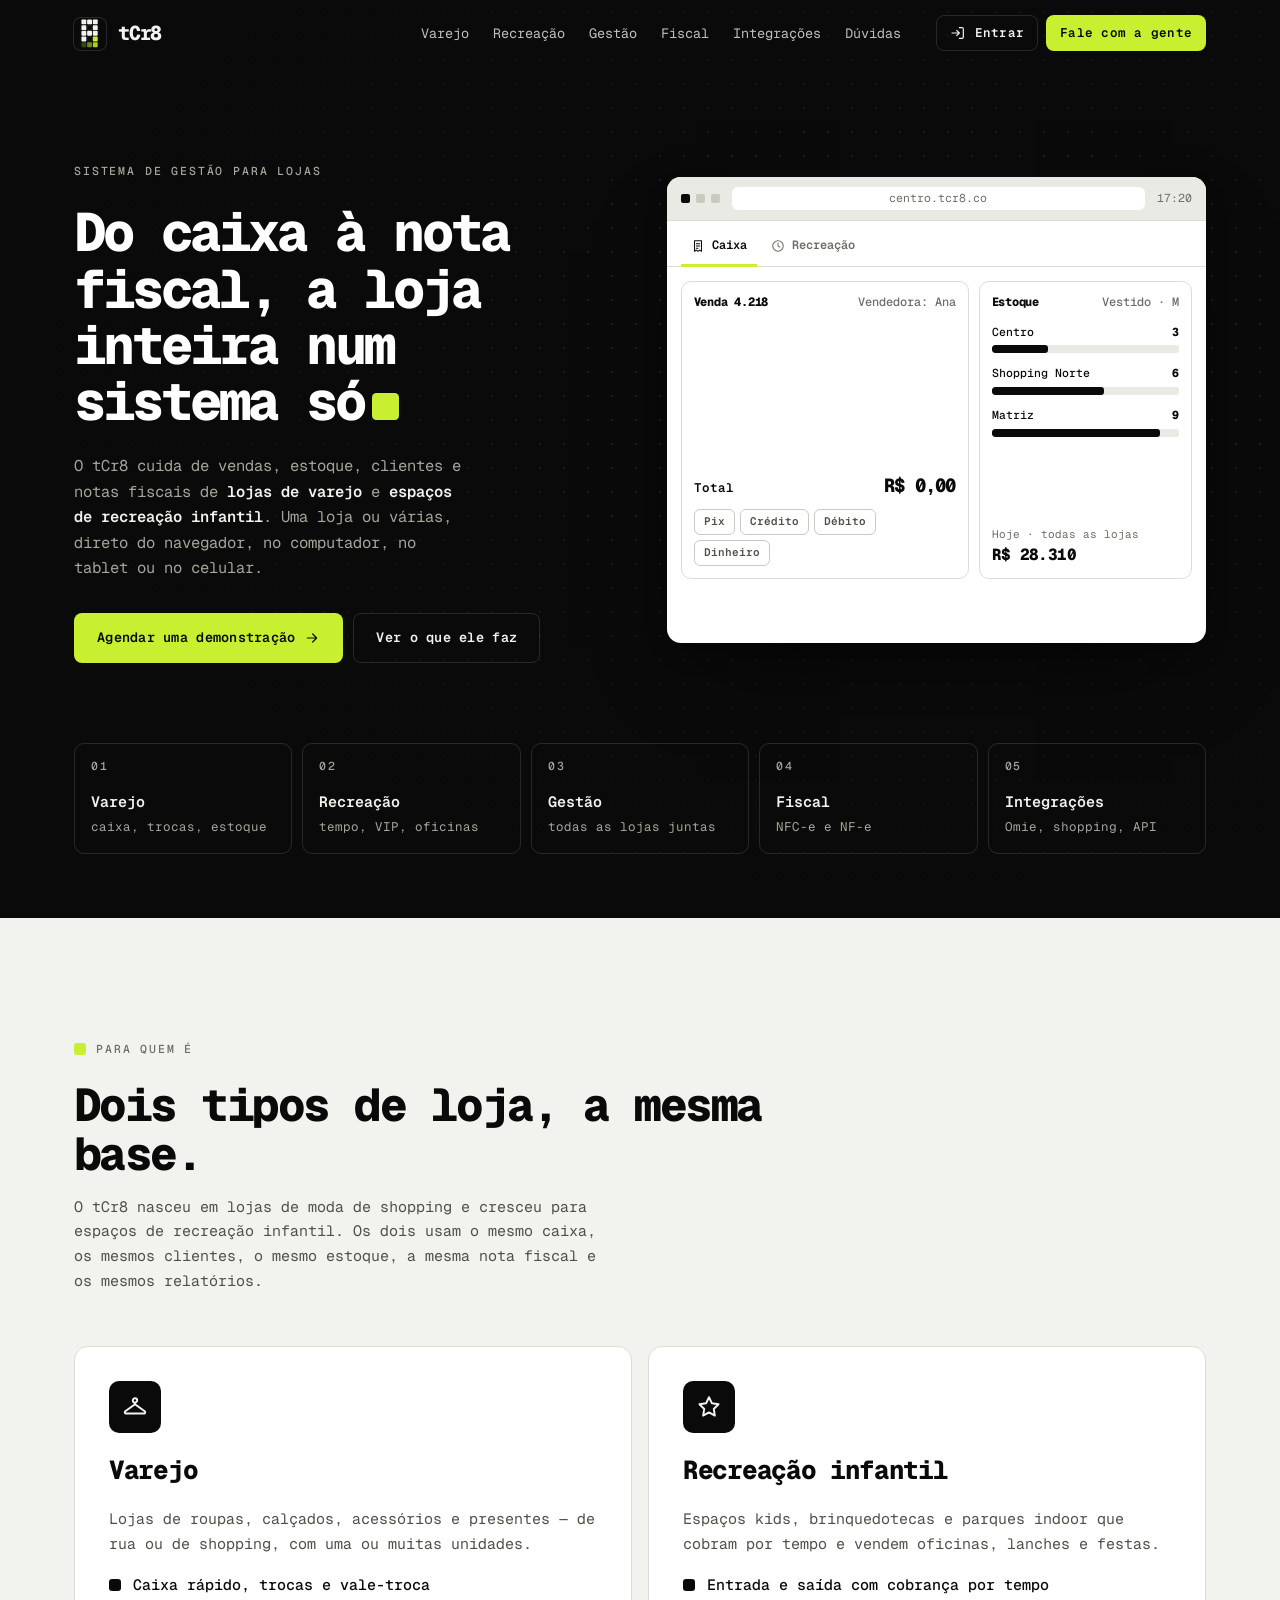
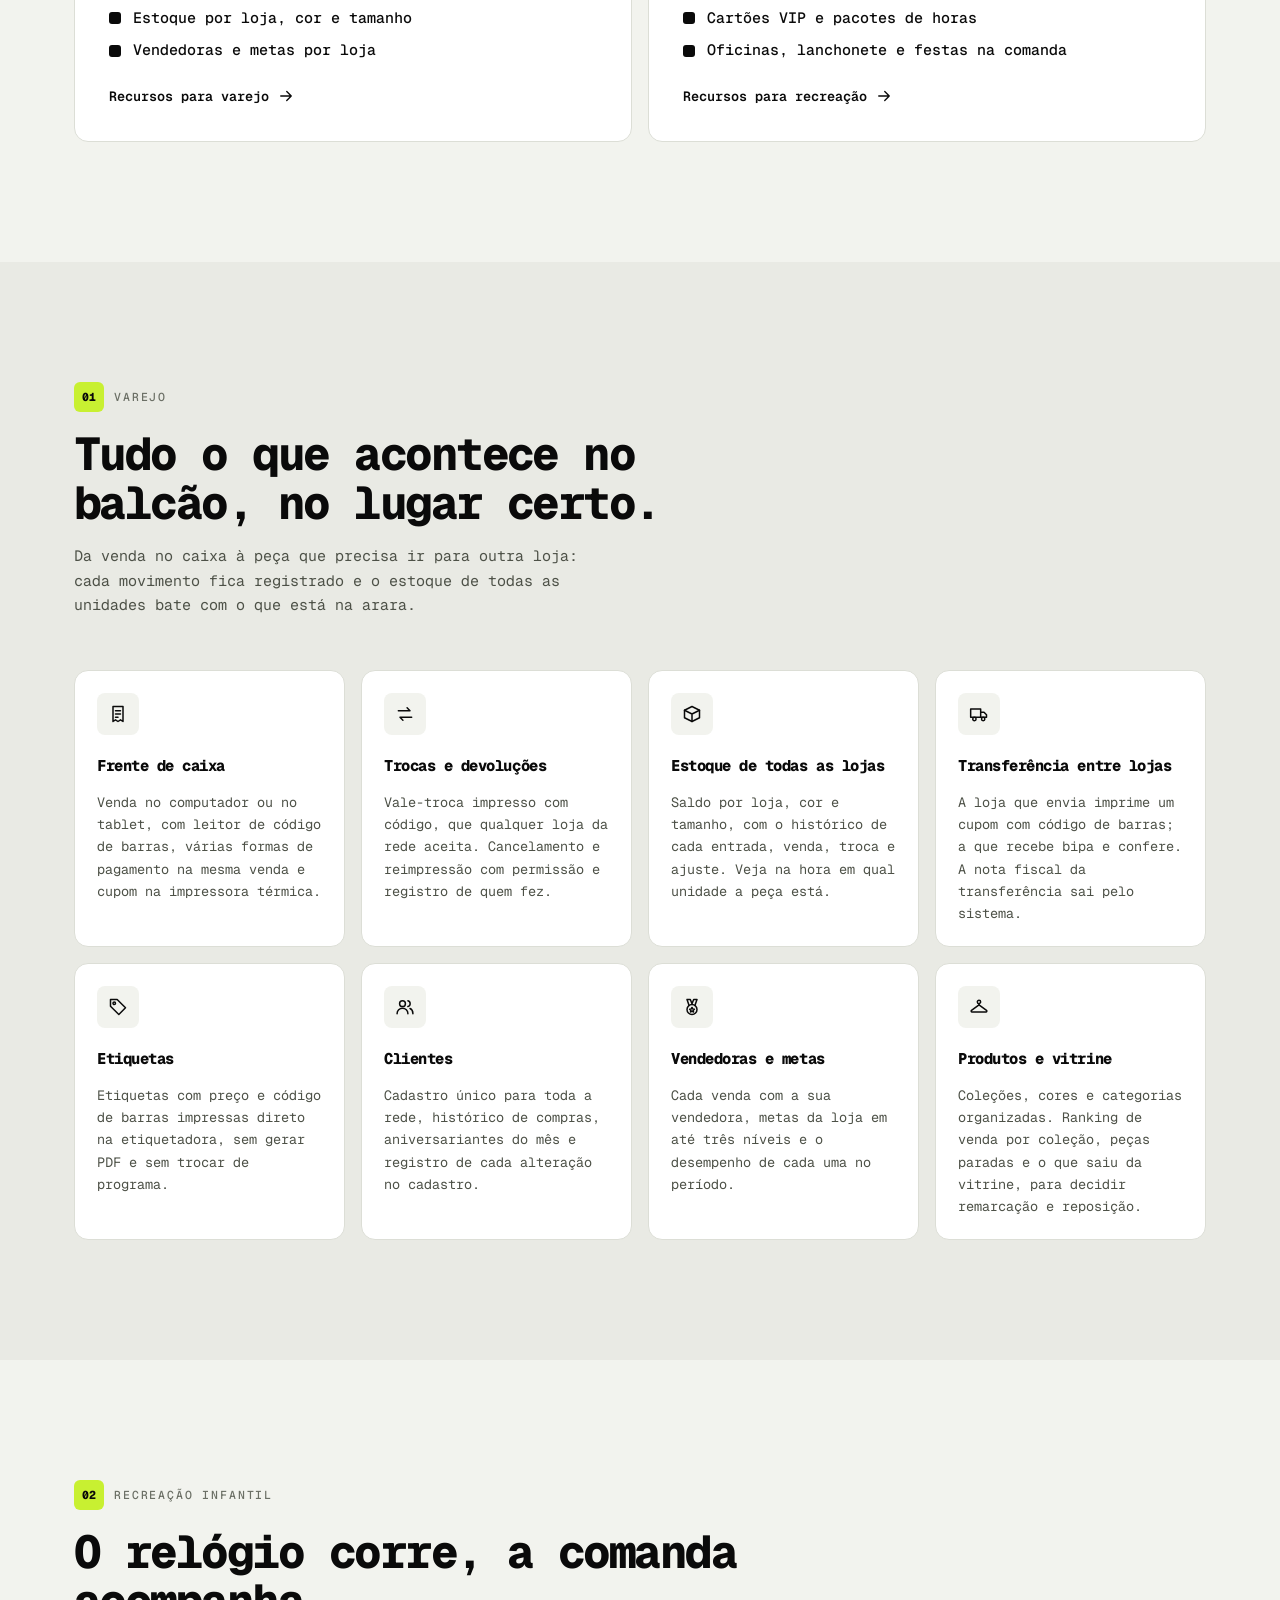
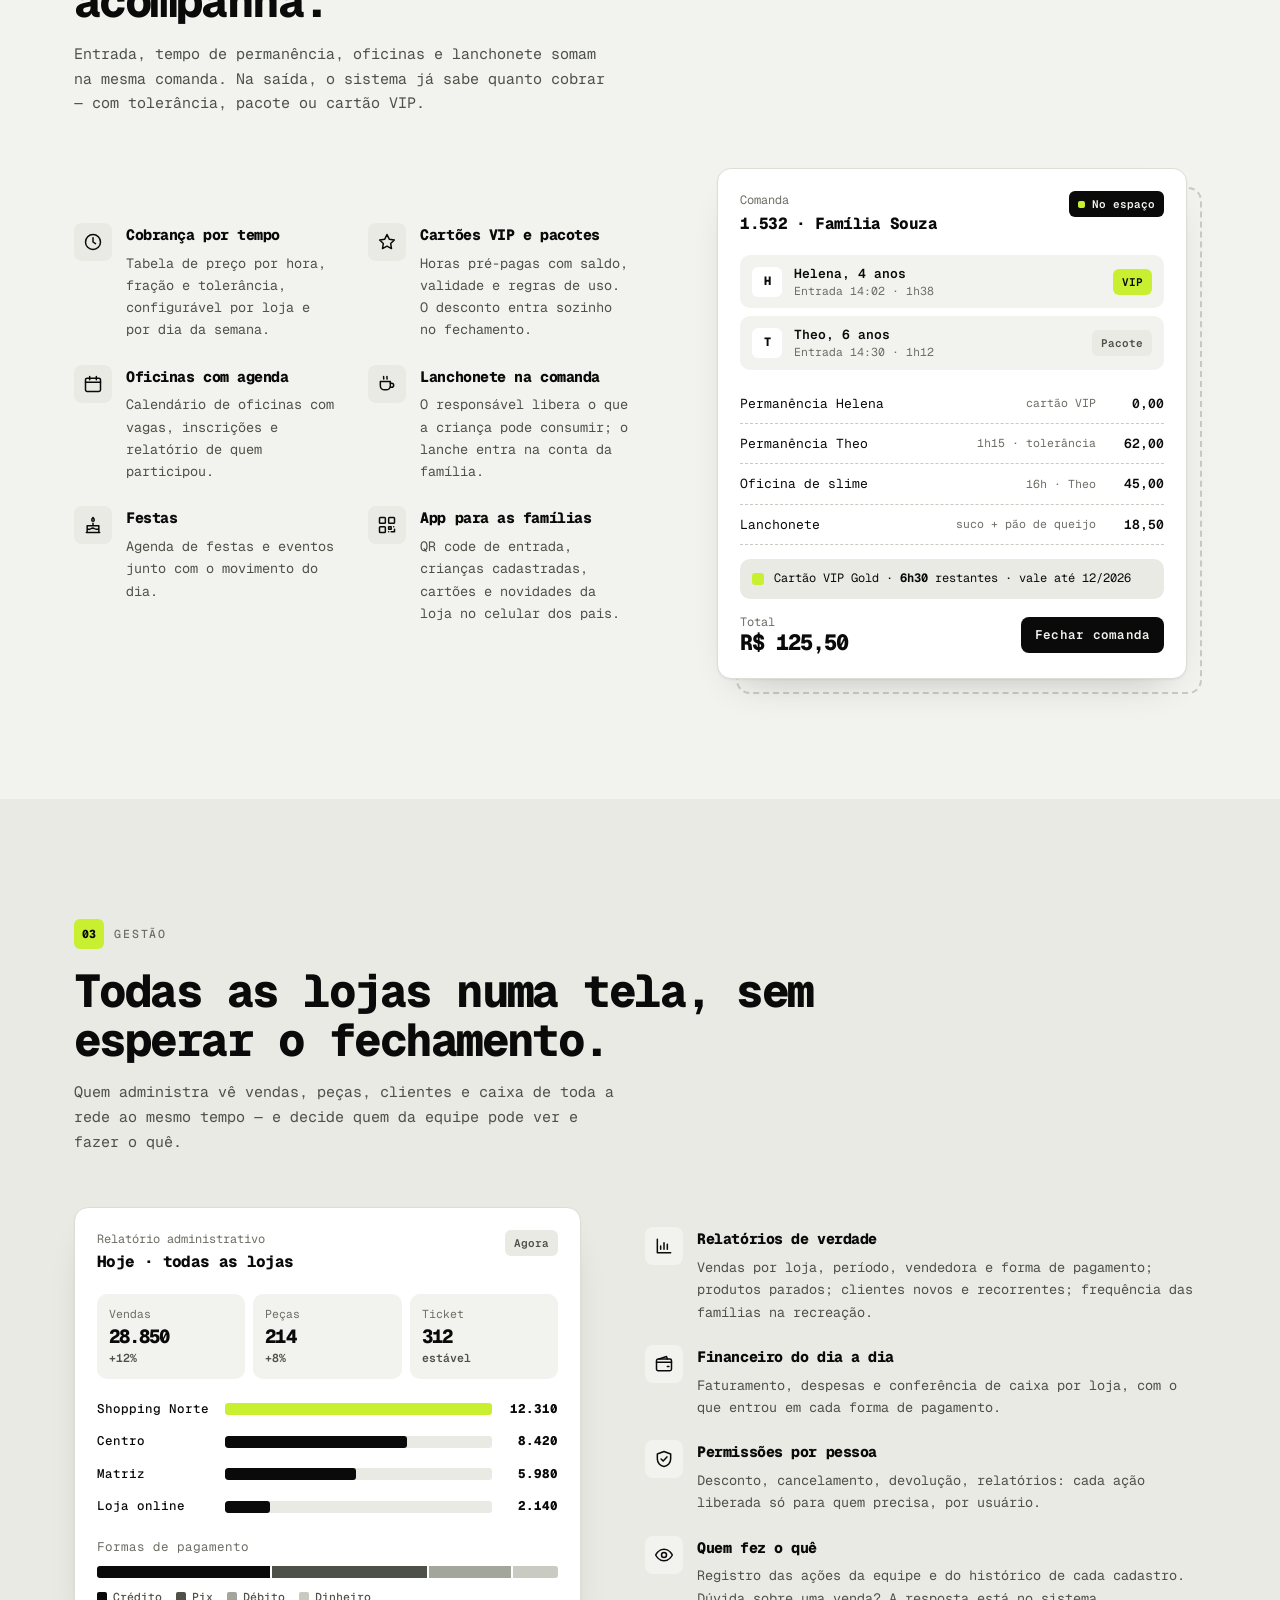
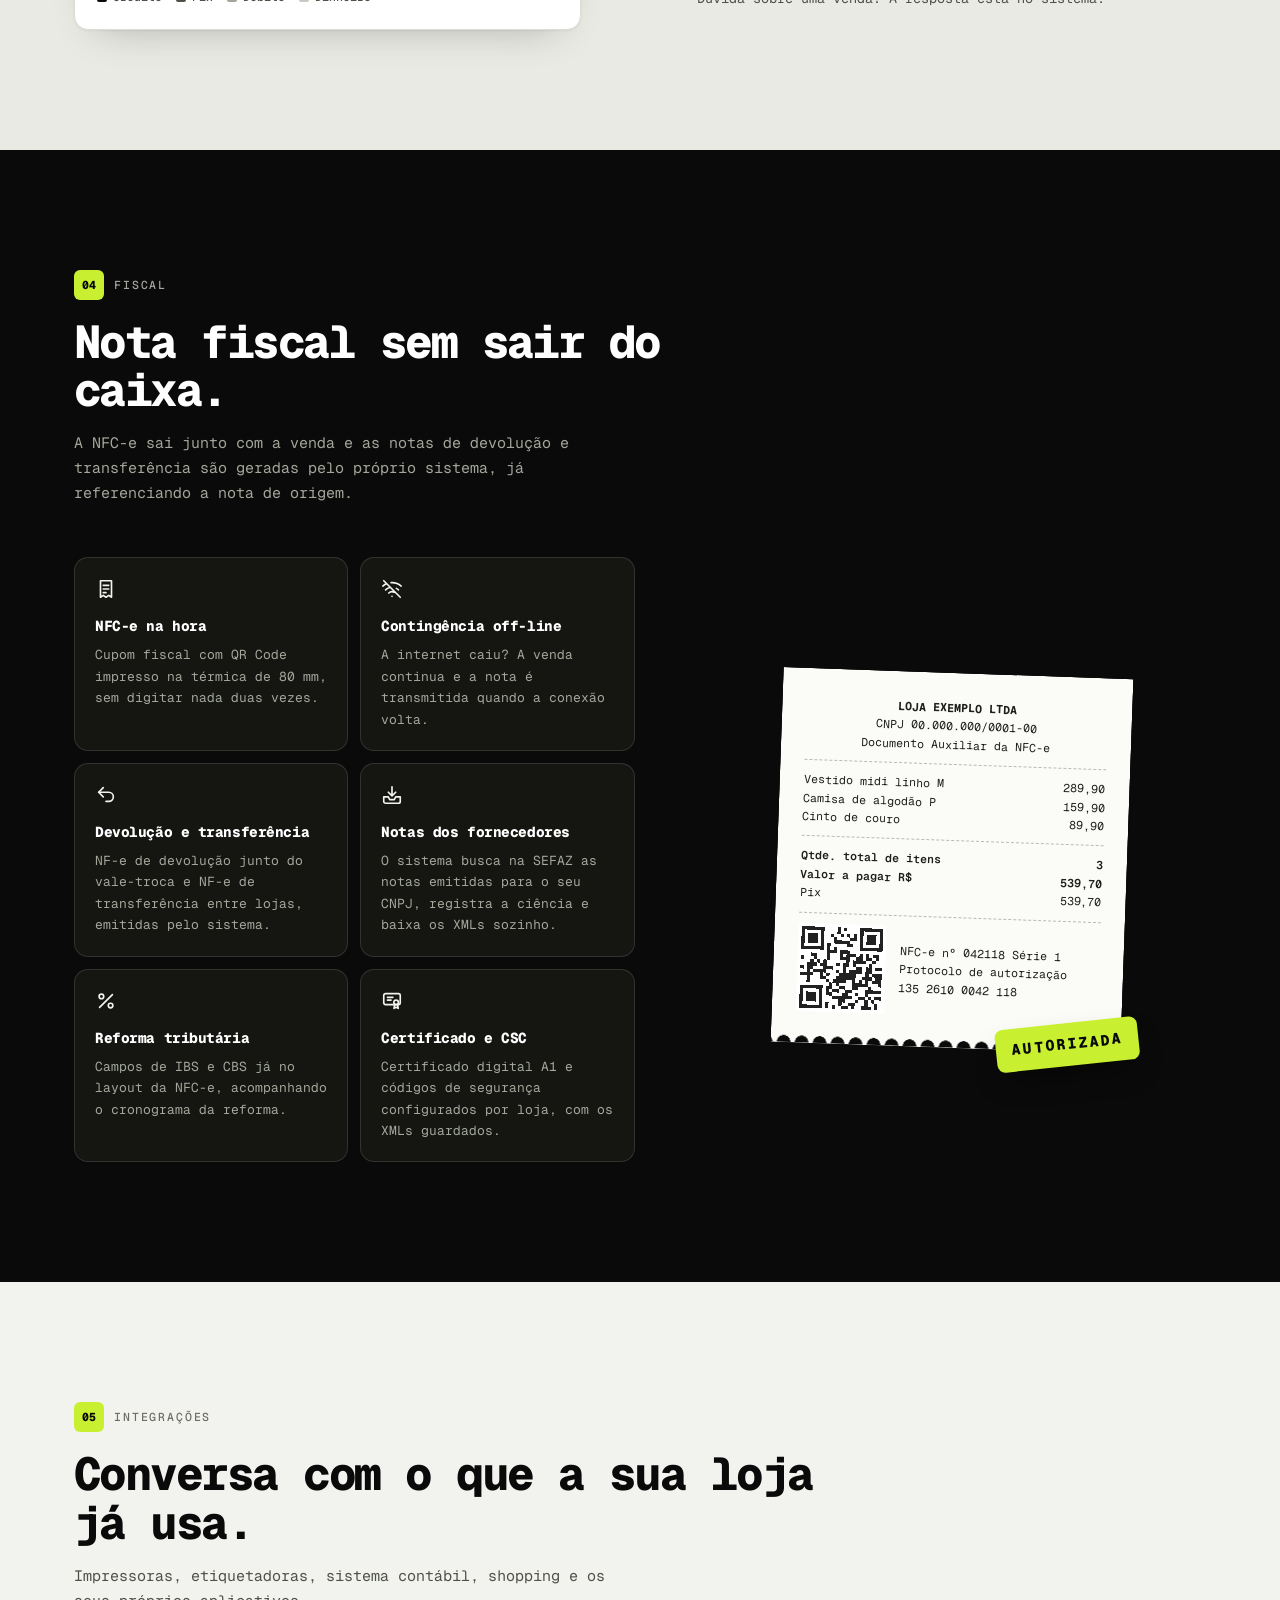
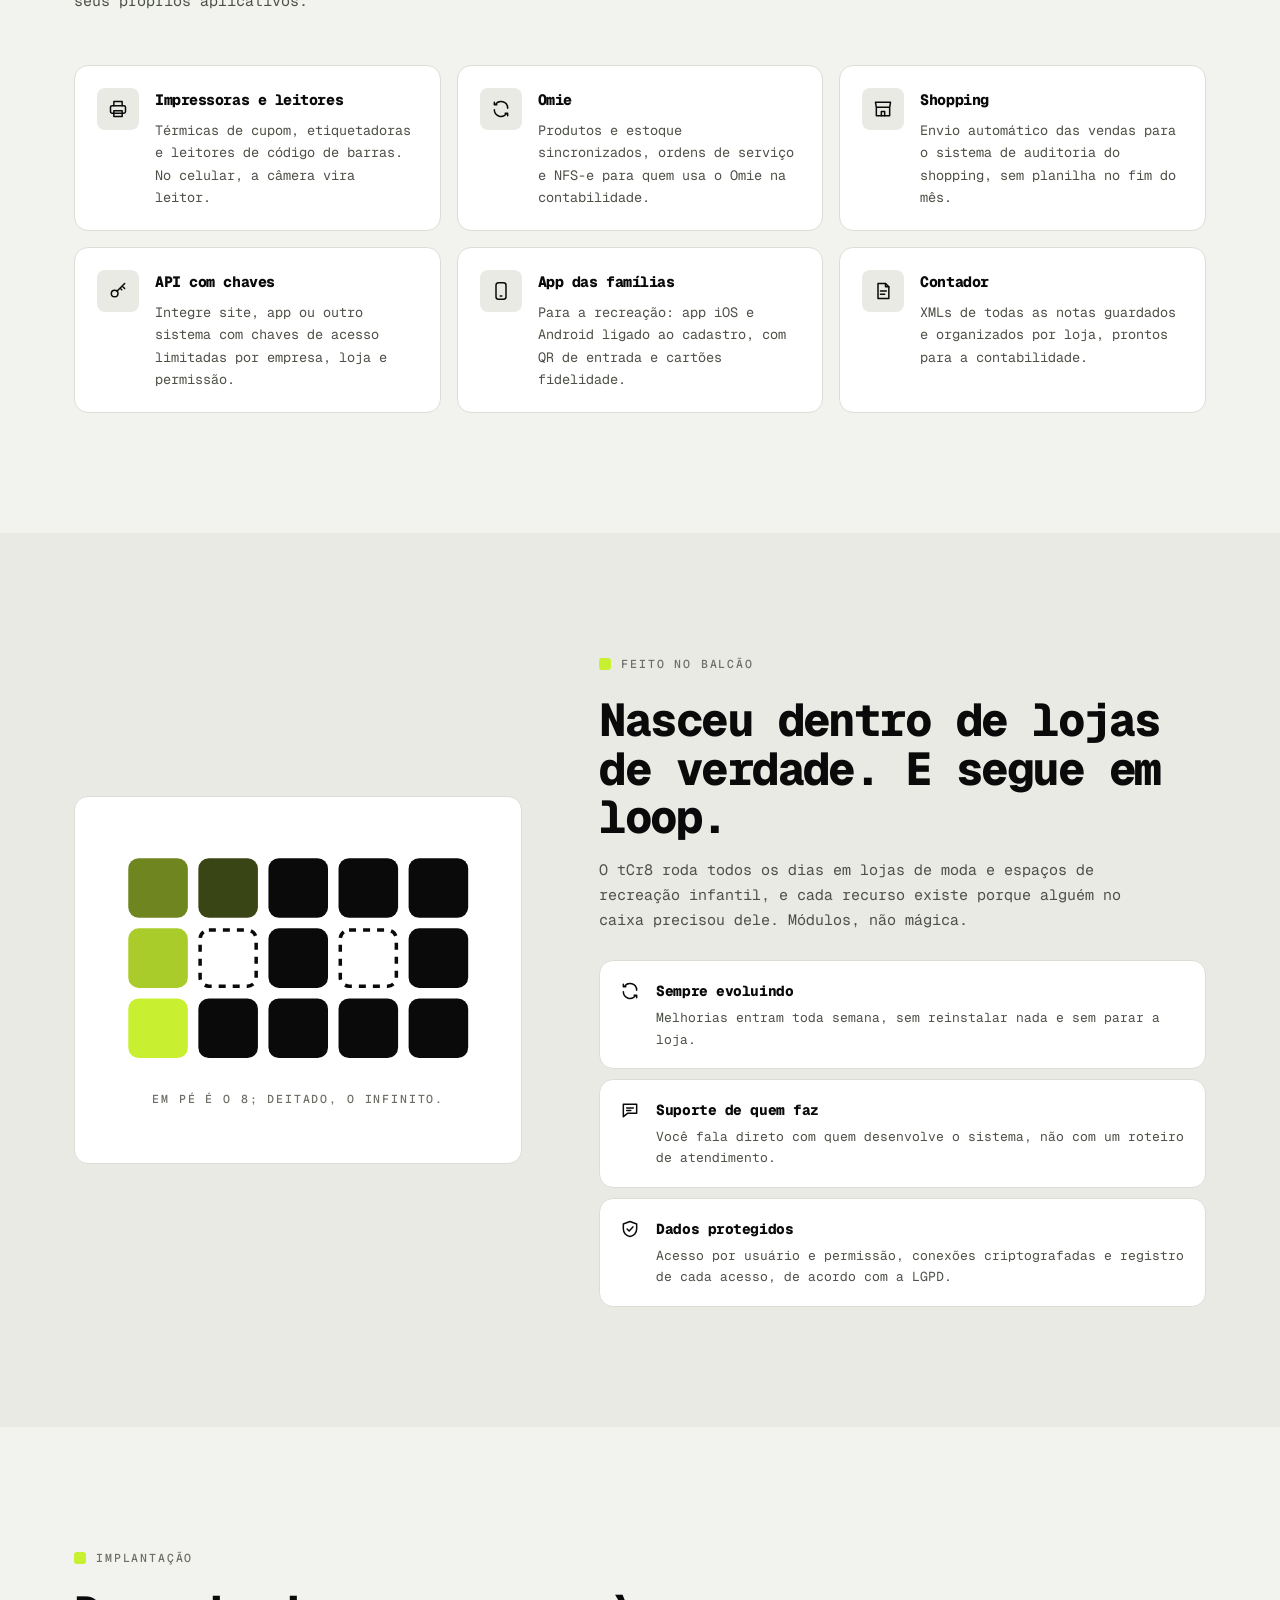
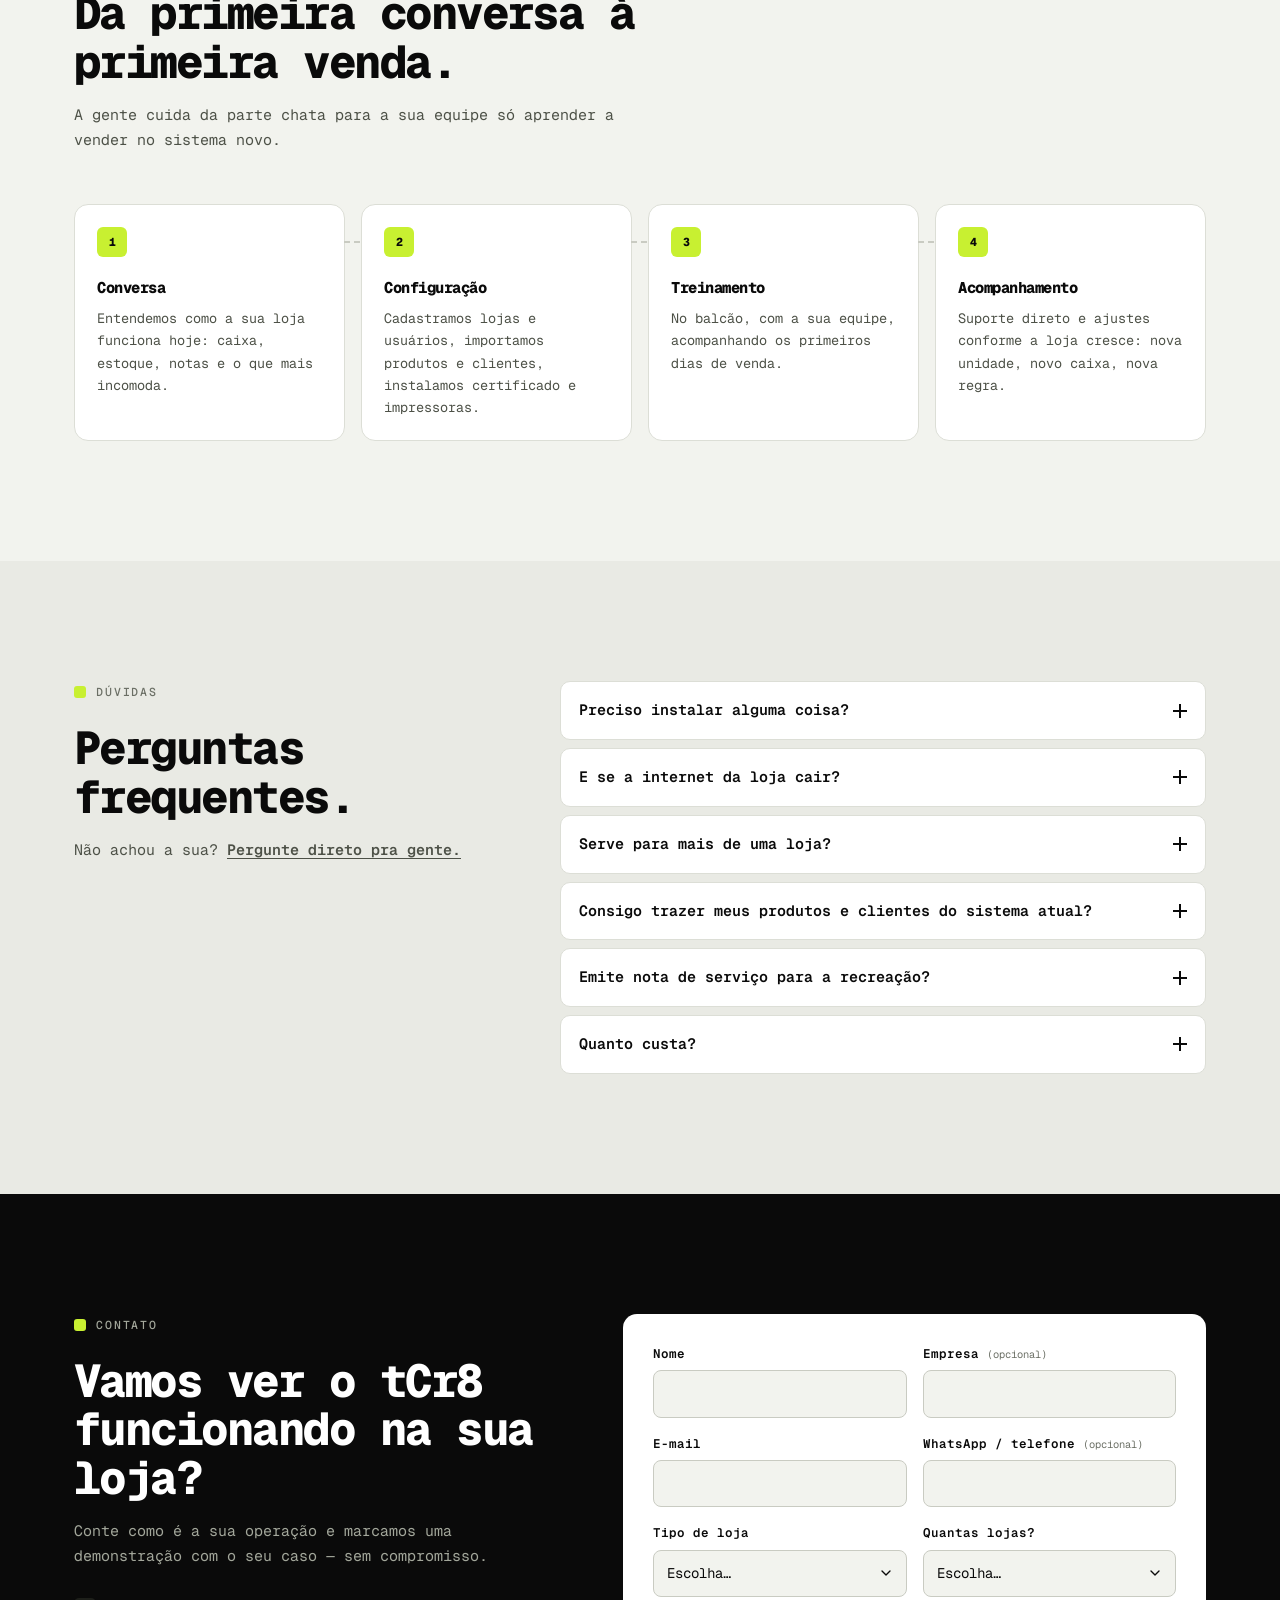
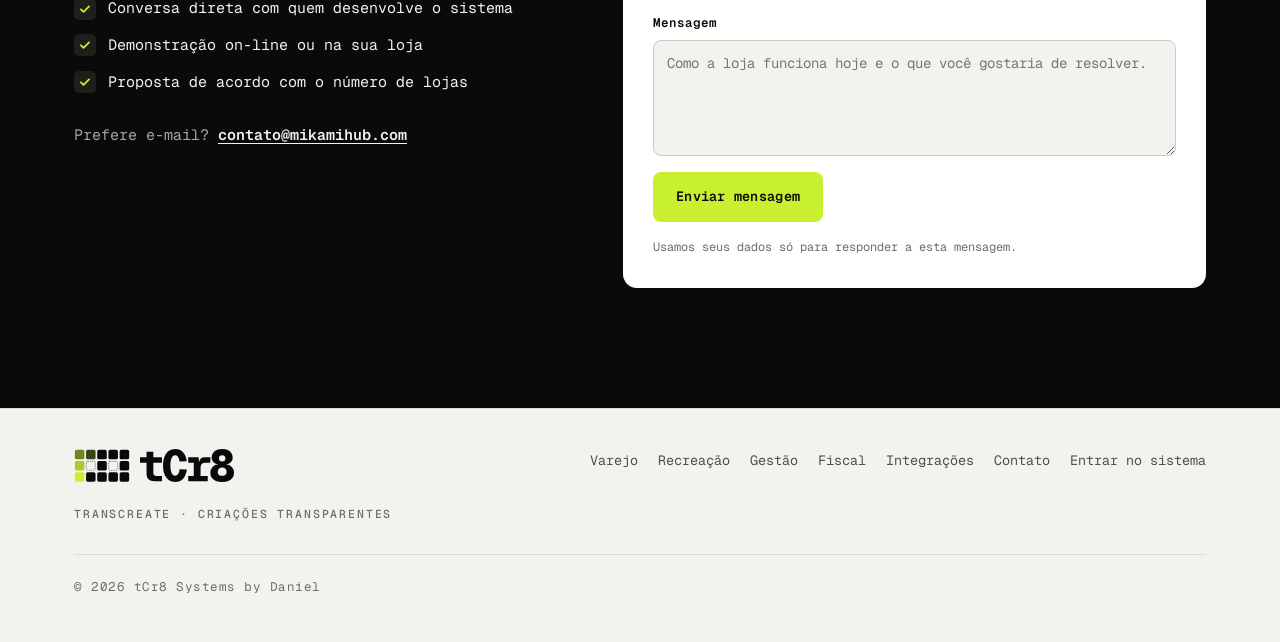
<file: index.html>
<!doctype html>
<html lang="pt-BR">
<head>
  <meta charset="utf-8">
  <meta name="viewport" content="width=device-width, initial-scale=1">
  <title>tCr8 — Sistema de gestão para varejo e recreação infantil</title>
  <meta name="description" content="Caixa, estoque, clientes e notas fiscais de lojas de varejo e espaços de recreação infantil num sistema só. Várias lojas, NFC-e e NF-e emitidas pelo próprio sistema, direto do navegador.">
  <meta name="theme-color" content="#0a0a0a">
  <link rel="canonical" href="https://tcr8.co/">

  <meta property="og:type" content="website">
  <meta property="og:site_name" content="tCr8">
  <meta property="og:title" content="tCr8 — Do caixa à nota fiscal, a loja inteira num sistema só">
  <meta property="og:description" content="Sistema de gestão para varejo e recreação infantil: caixa, estoque de várias lojas, clientes, NFC-e e NF-e, relatórios e integrações.">
  <meta property="og:url" content="https://tcr8.co/">
  <meta property="og:image" content="https://tcr8.co/assets/img/og-tcr8.png">
  <meta property="og:image:width" content="1200">
  <meta property="og:image:height" content="630">
  <meta property="og:locale" content="pt_BR">
  <meta name="twitter:card" content="summary_large_image">

  <link rel="icon" href="assets/img/favicon.svg" type="image/svg+xml">
  <link rel="icon" href="favicon.ico" sizes="48x48">
  <link rel="apple-touch-icon" href="assets/img/apple-touch-icon.png">
  <link rel="preconnect" href="https://fonts.googleapis.com">
  <link rel="preconnect" href="https://fonts.gstatic.com" crossorigin>
  <link rel="stylesheet" href="https://fonts.googleapis.com/css2?family=Geist+Mono:wght@400;500;600;800&display=swap">
  <link rel="stylesheet" href="assets/css/style.css?v=4">

  <script>document.documentElement.classList.add('js');</script>
  <script src="assets/js/pixel.js?v=3" defer></script>
  <script src="assets/js/main.js?v=3" defer></script>
  <script src="assets/js/demo.js?v=3" defer></script>

  <script type="application/ld+json">
  {
    "@context": "https://schema.org",
    "@type": "SoftwareApplication",
    "name": "tCr8",
    "alternateName": ["tcr8", "transcreate"],
    "url": "https://tcr8.co/",
    "applicationCategory": "BusinessApplication",
    "operatingSystem": "Web",
    "inLanguage": "pt-BR",
    "description": "Sistema de gestão para lojas de varejo e espaços de recreação infantil: frente de caixa, estoque de várias lojas, clientes, NFC-e e NF-e, relatórios e integrações.",
    "publisher": {
      "@type": "Organization",
      "name": "tCr8 Systems",
      "url": "https://tcr8.co/",
      "email": "contato@mikamihub.com"
    }
  }
  </script>
</head>
<body>
  <a class="skip-link" href="#conteudo">Pular para o conteúdo</a>

  <!-- Ícones (traço) usados nas seções -->
  <svg class="sprite" aria-hidden="true" focusable="false">
    <symbol id="i-receipt" viewBox="0 0 24 24"><path d="M6 3h12v18l-3-2-3 2-3-2-3 2z"/><path d="M9 8h6M9 12h6M9 16h3"/></symbol>
    <symbol id="i-swap" viewBox="0 0 24 24"><path d="M4 8h14l-3.5-3.5M20 16H6l3.5 3.5"/></symbol>
    <symbol id="i-boxes" viewBox="0 0 24 24"><path d="M3 7.5 12 3l9 4.5v9L12 21l-9-4.5z"/><path d="m3 7.5 9 4.5 9-4.5M12 12v9"/></symbol>
    <symbol id="i-truck" viewBox="0 0 24 24"><path d="M2 6h12v10H2zM14 10h4l3 3v3h-7"/><circle cx="6.5" cy="18" r="2"/><circle cx="17" cy="18" r="2"/></symbol>
    <symbol id="i-tag" viewBox="0 0 24 24"><path d="M3 3h8l10 10-8 8L3 11z"/><circle cx="7.5" cy="7.5" r="1.5"/></symbol>
    <symbol id="i-users" viewBox="0 0 24 24"><circle cx="9" cy="8" r="3.5"/><path d="M2.5 20c0-3.6 2.9-6.5 6.5-6.5s6.5 2.9 6.5 6.5"/><path d="M15.5 4.6a3.5 3.5 0 0 1 0 6.8M18 13.8c2 .8 3.5 3 3.5 6.2"/></symbol>
    <symbol id="i-medal" viewBox="0 0 24 24"><circle cx="12" cy="15" r="6"/><path d="M8.5 10.2 6 3h4l2 5 2-5h4l-2.5 7.2"/><path d="m12 12.5.9 1.8 2 .3-1.4 1.4.3 2-1.8-1-1.8 1 .3-2-1.4-1.4 2-.3z"/></symbol>
    <symbol id="i-hanger" viewBox="0 0 24 24"><path d="M12 8a2 2 0 1 1 2-2c0 1-.8 1.4-1.4 1.8-.4.3-.6.6-.6 1.2v.5"/><path d="m12 9.5 9 6.5c.8.6.4 2-.6 2H3.6c-1 0-1.4-1.4-.6-2z"/></symbol>
    <symbol id="i-clock" viewBox="0 0 24 24"><circle cx="12" cy="12" r="9"/><path d="M12 7v5l3 2"/></symbol>
    <symbol id="i-star" viewBox="0 0 24 24"><path d="m12 3 2.7 5.6 6.1.9-4.4 4.3 1 6.1L12 17l-5.4 2.9 1-6.1-4.4-4.3 6.1-.9z"/></symbol>
    <symbol id="i-calendar" viewBox="0 0 24 24"><rect x="3" y="5" width="18" height="16" rx="2"/><path d="M3 10h18M8 3v4M16 3v4"/></symbol>
    <symbol id="i-cup" viewBox="0 0 24 24"><path d="M4 9h12v5a5 5 0 0 1-5 5H9a5 5 0 0 1-5-5z"/><path d="M16 11h1.5a2.5 2.5 0 0 1 0 5H16M8 3c-.7 1 .7 2 0 3M12 3c-.7 1 .7 2 0 3"/></symbol>
    <symbol id="i-cake" viewBox="0 0 24 24"><path d="M4 21h16M5 21v-8h14v8M5 16.5c1.5 1 3 1 4.5 0s3-1 4.5 0 3 1 5 0M12 13v-3"/><path d="M12 7.5a1.5 1.5 0 0 1-1.5-1.5c0-1.2 1.5-3 1.5-3s1.5 1.8 1.5 3A1.5 1.5 0 0 1 12 7.5z"/></symbol>
    <symbol id="i-qr" viewBox="0 0 24 24"><rect x="3" y="3" width="7" height="7" rx="1"/><rect x="14" y="3" width="7" height="7" rx="1"/><rect x="3" y="14" width="7" height="7" rx="1"/><path d="M14 14h3v3h-3zM20 14v.01M14 20h.01M17 20h4v-3"/></symbol>
    <symbol id="i-chart" viewBox="0 0 24 24"><path d="M4 4v16h16"/><path d="M8 16v-4M12 16V8M16 16v-6"/></symbol>
    <symbol id="i-wallet" viewBox="0 0 24 24"><rect x="3" y="6" width="18" height="14" rx="2"/><path d="M3 10h18M16 15h2M6 6l9-3 1 3"/></symbol>
    <symbol id="i-shield" viewBox="0 0 24 24"><path d="M12 3 20 6v6c0 4.5-3.4 8.3-8 9-4.6-.7-8-4.5-8-9V6z"/><path d="m8.5 12 2.5 2.5 4.5-5"/></symbol>
    <symbol id="i-eye" viewBox="0 0 24 24"><path d="M2 12s3.6-7 10-7 10 7 10 7-3.6 7-10 7S2 12 2 12z"/><circle cx="12" cy="12" r="3"/></symbol>
    <symbol id="i-doc" viewBox="0 0 24 24"><path d="M6 3h9l4 4v14H6z"/><path d="M15 3v4h4M9 12h7M9 16h5"/></symbol>
    <symbol id="i-wifi-off" viewBox="0 0 24 24"><path d="M3 3l18 18M8.5 16.4a5 5 0 0 1 6-.8M5 12.9a10 10 0 0 1 4.6-2.6M19 12.9a10 10 0 0 0-2.2-1.6M2 8.8a15 15 0 0 1 3.8-2.4M22 8.8A15 15 0 0 0 11 5.1"/><path d="M12 20h.01"/></symbol>
    <symbol id="i-return" viewBox="0 0 24 24"><path d="M9 14 4 9l5-5"/><path d="M4 9h11a5 5 0 0 1 0 10h-3"/></symbol>
    <symbol id="i-inbox" viewBox="0 0 24 24"><path d="M12 3v10M8 9l4 4 4-4"/><path d="M3 14h5l1.5 3h5L16 14h5v5a2 2 0 0 1-2 2H5a2 2 0 0 1-2-2z"/></symbol>
    <symbol id="i-percent" viewBox="0 0 24 24"><path d="M19 5 5 19"/><circle cx="7" cy="7" r="2.5"/><circle cx="17" cy="17" r="2.5"/></symbol>
    <symbol id="i-cert" viewBox="0 0 24 24"><rect x="3" y="4" width="18" height="12" rx="2"/><path d="M7 8h6M7 11h4"/><circle cx="16.5" cy="13.5" r="2.5"/><path d="m15 15.5-.8 4.5 2.3-1.2 2.3 1.2-.8-4.5"/></symbol>
    <symbol id="i-store" viewBox="0 0 24 24"><path d="M4 10v10h16V10M3 4h18l-1 6H4z"/><path d="M10 20v-5h4v5"/></symbol>
    <symbol id="i-key" viewBox="0 0 24 24"><circle cx="8" cy="15" r="4"/><path d="m11 12 9-9M17 6l3 3M14.5 8.5l2 2"/></symbol>
    <symbol id="i-phone" viewBox="0 0 24 24"><rect x="6" y="2" width="12" height="20" rx="3"/><path d="M11 18h2"/></symbol>
    <symbol id="i-printer" viewBox="0 0 24 24"><path d="M7 8V3h10v5"/><rect x="3" y="8" width="18" height="9" rx="2"/><path d="M7 14h10v7H7z"/></symbol>
    <symbol id="i-check" viewBox="0 0 24 24"><path d="m5 12.5 4.5 4.5L19 7.5"/></symbol>
    <symbol id="i-arrow" viewBox="0 0 24 24"><path d="M5 12h14M13 6l6 6-6 6"/></symbol>
    <symbol id="i-chat" viewBox="0 0 24 24"><path d="M4 5h16v11H9l-5 4z"/><path d="M8 9.5h8M8 12.5h5"/></symbol>
    <symbol id="i-gear" viewBox="0 0 24 24"><circle cx="12" cy="12" r="3"/><path d="M12 2v3M12 19v3M4.9 4.9l2.1 2.1M17 17l2.1 2.1M2 12h3M19 12h3M4.9 19.1 7 17M17 7l2.1-2.1"/></symbol>
    <symbol id="i-cap" viewBox="0 0 24 24"><path d="M2 9l10-5 10 5-10 5z"/><path d="M6 11v5c3 2.5 9 2.5 12 0v-5M22 9v6"/></symbol>
    <symbol id="i-refresh" viewBox="0 0 24 24"><path d="M20 11a8 8 0 0 0-14.7-4.3M4 4v3h3"/><path d="M4 13a8 8 0 0 0 14.7 4.3M20 20v-3h-3"/></symbol>
    <symbol id="i-login" viewBox="0 0 24 24"><path d="M14 4h4a2 2 0 0 1 2 2v12a2 2 0 0 1-2 2h-4"/><path d="M3 12h11M10 8l4 4-4 4"/></symbol>
    <symbol id="i-menu" viewBox="0 0 24 24"><path d="M4 7h16M4 12h16M4 17h16"/></symbol>
    <symbol id="i-close" viewBox="0 0 24 24"><path d="M6 6l12 12M18 6 6 18"/></symbol>
  </svg>

  <header class="site-header">
    <div class="container nav">
      <a class="brand" href="#topo" aria-label="tCr8 — início">
        <span class="icone-8" aria-hidden="true"><span class="px" data-px="8" data-tom="claro" data-loop="1"></span></span>
        <span class="brand-name">tCr8</span>
      </a>

      <nav class="nav-menu" id="menu" aria-label="Seções do site">
        <ul>
          <li><a href="#varejo">Varejo</a></li>
          <li><a href="#recreacao">Recreação</a></li>
          <li><a href="#gestao">Gestão</a></li>
          <li><a href="#fiscal">Fiscal</a></li>
          <li><a href="#integracoes">Integrações</a></li>
          <li><a href="#duvidas">Dúvidas</a></li>
        </ul>
        <div class="nav-actions">
          <button type="button" class="btn btn-leve btn-sm" data-open-login>
            <svg class="ic" aria-hidden="true"><use href="#i-login"/></svg>Entrar
          </button>
          <a class="btn btn-limao btn-sm" href="#contato">Fale com a gente</a>
        </div>
      </nav>

      <button class="nav-toggle" type="button" aria-controls="menu" aria-expanded="false" aria-label="Abrir menu">
        <svg class="ic ic-open" aria-hidden="true"><use href="#i-menu"/></svg>
        <svg class="ic ic-close" aria-hidden="true"><use href="#i-close"/></svg>
      </button>
    </div>
  </header>

  <main id="conteudo">
    <!-- ============================== Topo ============================== -->
    <section class="hero" id="topo">
      <div class="container hero-grid">
        <div class="hero-copy">
          <p class="rotulo">Sistema de gestão para lojas</p>
          <h1>Do caixa à nota fiscal, a loja inteira num sistema só<span class="cursor" aria-hidden="true"></span></h1>
          <p class="hero-lead">O tCr8 cuida de vendas, estoque, clientes e notas fiscais de <strong>lojas de varejo</strong> e <strong>espaços de recreação infantil</strong>. Uma loja ou várias, direto do navegador, no computador, no tablet ou no celular.</p>
          <div class="hero-cta">
            <a class="btn btn-limao btn-lg" href="#contato">Agendar uma demonstração <svg class="ic" aria-hidden="true"><use href="#i-arrow"/></svg></a>
            <a class="btn btn-leve btn-lg" href="#varejo">Ver o que ele faz</a>
          </div>
        </div>

        <div class="hero-visual">
          <p class="sr-only">Demonstração animada: uma venda sendo registrada no caixa, a NFC-e autorizada e o estoque atualizado nas lojas; depois, a tela da recreação com as crianças no espaço e o tempo de cada uma.</p>
          <div class="mock" aria-hidden="true">
            <div class="mock-bar">
              <span class="mock-dots"><i></i><i></i><i></i></span>
              <span class="mock-url">centro.tcr8.co</span>
              <span class="mock-clock" data-clock>15:42</span>
            </div>
            <div class="mock-tabs">
              <button type="button" tabindex="-1" class="is-on" data-scene-tab="caixa"><svg class="ic" aria-hidden="true"><use href="#i-receipt"/></svg>Caixa</button>
              <button type="button" tabindex="-1" data-scene-tab="kids"><svg class="ic" aria-hidden="true"><use href="#i-clock"/></svg>Recreação</button>
            </div>

            <!-- Cena 1: caixa -->
            <div class="mock-scene is-on" data-scene="caixa">
              <div class="mock-cols">
                <div class="mock-panel">
                  <div class="mock-h"><span>Venda 4.218</span><span class="muted">Vendedora: Ana</span></div>
                  <ul class="mock-items" data-items>
                    <li><span class="it-name">Vestido midi linho<small>M · Areia</small></span><span class="it-price">289,90</span></li>
                    <li><span class="it-name">Camisa de algodão<small>P · Branco</small></span><span class="it-price">159,90</span></li>
                    <li><span class="it-name">Cinto de couro<small>Único · Caramelo</small></span><span class="it-price">89,90</span></li>
                  </ul>
                  <div class="mock-total"><span>Total</span><strong data-total>R$ 539,70</strong></div>
                  <div class="mock-pay" data-pay>
                    <span class="is-on">Pix</span><span>Crédito</span><span>Débito</span><span>Dinheiro</span>
                  </div>
                </div>
                <div class="mock-panel mock-side">
                  <div class="mock-h"><span>Estoque</span><span class="muted">Vestido · M</span></div>
                  <ul class="stock" data-stock>
                    <li data-store="centro"><span>Centro</span><span class="bar"><i style="--v:.3"></i></span><b>3</b></li>
                    <li><span>Shopping Norte</span><span class="bar"><i style="--v:.6"></i></span><b>6</b></li>
                    <li><span>Matriz</span><span class="bar"><i style="--v:.9"></i></span><b>9</b></li>
                  </ul>
                  <div class="mock-mini">
                    <span class="muted">Hoje · todas as lojas</span>
                    <strong data-today>R$ 28.850</strong>
                  </div>
                </div>
              </div>
              <div class="mock-toast is-on" data-toast>
                <span class="toast-dot"></span>
                <span class="px toast-loop" data-px="8" data-tom="led" data-loop="1"></span>
                <span data-toast-text>NFC-e autorizada · protocolo 135 2610 0042 118</span>
              </div>
            </div>

            <!-- Cena 2: recreação -->
            <div class="mock-scene" data-scene="kids">
              <div class="mock-panel">
                <div class="mock-h"><span>No espaço agora</span><span class="muted" data-kids-count>4 crianças</span></div>
                <ul class="kids" data-kids>
                  <li><span class="av">H</span><span class="k-name">Helena<small>4 anos · Cartão VIP</small></span><span class="k-time" data-min="98">1h38</span></li>
                  <li><span class="av">T</span><span class="k-name">Theo<small>6 anos · Oficina de slime 16h</small></span><span class="k-time" data-min="72">1h12</span></li>
                  <li><span class="av">M</span><span class="k-name">Maria<small>3 anos · Lanchonete liberada</small></span><span class="k-time" data-min="37">0h37</span></li>
                  <li><span class="av av-new">L</span><span class="k-name">Lucas<small>5 anos · Entrou pelo app</small></span><span class="k-time" data-min="2">0h02</span></li>
                </ul>
              </div>
              <div class="mock-toast is-on" data-kids-toast>
                <span class="toast-dot"></span><span data-kids-toast-text>Check-in pelo app · Lucas, 5 anos</span>
              </div>
            </div>
          </div>
        </div>
      </div>

      <div class="container">
        <ol class="indice">
          <li><a href="#varejo"><span class="rotulo">01</span><strong>Varejo</strong><em>caixa, trocas, estoque</em></a></li>
          <li><a href="#recreacao"><span class="rotulo">02</span><strong>Recreação</strong><em>tempo, VIP, oficinas</em></a></li>
          <li><a href="#gestao"><span class="rotulo">03</span><strong>Gestão</strong><em>todas as lojas juntas</em></a></li>
          <li><a href="#fiscal"><span class="rotulo">04</span><strong>Fiscal</strong><em>NFC-e e NF-e</em></a></li>
          <li><a href="#integracoes"><span class="rotulo">05</span><strong>Integrações</strong><em>Omie, shopping, API</em></a></li>
        </ol>
      </div>
    </section>

    <!-- ============================== Para quem ============================== -->
    <section class="secao" aria-labelledby="seg-title">
      <div class="container">
        <div class="secao-cab reveal">
          <p class="rotulo"><span class="bloco"></span>Para quem é</p>
          <h2 id="seg-title">Dois tipos de loja, a mesma base.</h2>
          <p class="secao-desc">O tCr8 nasceu em lojas de moda de shopping e cresceu para espaços de recreação infantil. Os dois usam o mesmo caixa, os mesmos clientes, o mesmo estoque, a mesma nota fiscal e os mesmos relatórios.</p>
        </div>
        <div class="seg-grid">
          <a class="seg-card reveal" href="#varejo">
            <span class="seg-icon"><svg class="ic" aria-hidden="true"><use href="#i-hanger"/></svg></span>
            <h3>Varejo</h3>
            <p>Lojas de roupas, calçados, acessórios e presentes — de rua ou de shopping, com uma ou muitas unidades.</p>
            <ul class="tick">
              <li>Caixa rápido, trocas e vale-troca</li>
              <li>Estoque por loja, cor e tamanho</li>
              <li>Vendedoras e metas por loja</li>
            </ul>
            <span class="seg-link">Recursos para varejo <svg class="ic" aria-hidden="true"><use href="#i-arrow"/></svg></span>
          </a>
          <a class="seg-card reveal" href="#recreacao">
            <span class="seg-icon"><svg class="ic" aria-hidden="true"><use href="#i-star"/></svg></span>
            <h3>Recreação infantil</h3>
            <p>Espaços kids, brinquedotecas e parques indoor que cobram por tempo e vendem oficinas, lanches e festas.</p>
            <ul class="tick">
              <li>Entrada e saída com cobrança por tempo</li>
              <li>Cartões VIP e pacotes de horas</li>
              <li>Oficinas, lanchonete e festas na comanda</li>
            </ul>
            <span class="seg-link">Recursos para recreação <svg class="ic" aria-hidden="true"><use href="#i-arrow"/></svg></span>
          </a>
        </div>
      </div>
    </section>

    <!-- ============================== 01 Varejo ============================== -->
    <section class="secao secao-alt" id="varejo" aria-labelledby="varejo-title">
      <div class="container">
        <div class="secao-cab reveal">
          <p class="rotulo"><span class="num">01</span>Varejo</p>
          <h2 id="varejo-title">Tudo o que acontece no balcão, no lugar certo.</h2>
          <p class="secao-desc">Da venda no caixa à peça que precisa ir para outra loja: cada movimento fica registrado e o estoque de todas as unidades bate com o que está na arara.</p>
        </div>
        <div class="feature-grid">
          <article class="feature reveal">
            <span class="f-icon"><svg class="ic" aria-hidden="true"><use href="#i-receipt"/></svg></span>
            <h3>Frente de caixa</h3>
            <p>Venda no computador ou no tablet, com leitor de código de barras, várias formas de pagamento na mesma venda e cupom na impressora térmica.</p>
          </article>
          <article class="feature reveal">
            <span class="f-icon"><svg class="ic" aria-hidden="true"><use href="#i-swap"/></svg></span>
            <h3>Trocas e devoluções</h3>
            <p>Vale-troca impresso com código, que qualquer loja da rede aceita. Cancelamento e reimpressão com permissão e registro de quem fez.</p>
          </article>
          <article class="feature reveal">
            <span class="f-icon"><svg class="ic" aria-hidden="true"><use href="#i-boxes"/></svg></span>
            <h3>Estoque de todas as lojas</h3>
            <p>Saldo por loja, cor e tamanho, com o histórico de cada entrada, venda, troca e ajuste. Veja na hora em qual unidade a peça está.</p>
          </article>
          <article class="feature reveal">
            <span class="f-icon"><svg class="ic" aria-hidden="true"><use href="#i-truck"/></svg></span>
            <h3>Transferência entre lojas</h3>
            <p>A loja que envia imprime um cupom com código de barras; a que recebe bipa e confere. A nota fiscal da transferência sai pelo sistema.</p>
          </article>
          <article class="feature reveal">
            <span class="f-icon"><svg class="ic" aria-hidden="true"><use href="#i-tag"/></svg></span>
            <h3>Etiquetas</h3>
            <p>Etiquetas com preço e código de barras impressas direto na etiquetadora, sem gerar PDF e sem trocar de programa.</p>
          </article>
          <article class="feature reveal">
            <span class="f-icon"><svg class="ic" aria-hidden="true"><use href="#i-users"/></svg></span>
            <h3>Clientes</h3>
            <p>Cadastro único para toda a rede, histórico de compras, aniversariantes do mês e registro de cada alteração no cadastro.</p>
          </article>
          <article class="feature reveal">
            <span class="f-icon"><svg class="ic" aria-hidden="true"><use href="#i-medal"/></svg></span>
            <h3>Vendedoras e metas</h3>
            <p>Cada venda com a sua vendedora, metas da loja em até três níveis e o desempenho de cada uma no período.</p>
          </article>
          <article class="feature reveal">
            <span class="f-icon"><svg class="ic" aria-hidden="true"><use href="#i-hanger"/></svg></span>
            <h3>Produtos e vitrine</h3>
            <p>Coleções, cores e categorias organizadas. Ranking de venda por coleção, peças paradas e o que saiu da vitrine, para decidir remarcação e reposição.</p>
          </article>
        </div>
      </div>
    </section>

    <!-- ============================== 02 Recreação ============================== -->
    <section class="secao" id="recreacao" aria-labelledby="kids-title">
      <div class="container">
        <div class="secao-cab reveal">
          <p class="rotulo"><span class="num">02</span>Recreação infantil</p>
          <h2 id="kids-title">O relógio corre, a comanda acompanha.</h2>
          <p class="secao-desc">Entrada, tempo de permanência, oficinas e lanchonete somam na mesma comanda. Na saída, o sistema já sabe quanto cobrar — com tolerância, pacote ou cartão VIP.</p>
        </div>
        <div class="split">
          <ul class="lista-recursos lista-2col">
            <li class="reveal"><span class="f-icon f-icon-sm"><svg class="ic" aria-hidden="true"><use href="#i-clock"/></svg></span><div><h3>Cobrança por tempo</h3><p>Tabela de preço por hora, fração e tolerância, configurável por loja e por dia da semana.</p></div></li>
            <li class="reveal"><span class="f-icon f-icon-sm"><svg class="ic" aria-hidden="true"><use href="#i-star"/></svg></span><div><h3>Cartões VIP e pacotes</h3><p>Horas pré-pagas com saldo, validade e regras de uso. O desconto entra sozinho no fechamento.</p></div></li>
            <li class="reveal"><span class="f-icon f-icon-sm"><svg class="ic" aria-hidden="true"><use href="#i-calendar"/></svg></span><div><h3>Oficinas com agenda</h3><p>Calendário de oficinas com vagas, inscrições e relatório de quem participou.</p></div></li>
            <li class="reveal"><span class="f-icon f-icon-sm"><svg class="ic" aria-hidden="true"><use href="#i-cup"/></svg></span><div><h3>Lanchonete na comanda</h3><p>O responsável libera o que a criança pode consumir; o lanche entra na conta da família.</p></div></li>
            <li class="reveal"><span class="f-icon f-icon-sm"><svg class="ic" aria-hidden="true"><use href="#i-cake"/></svg></span><div><h3>Festas</h3><p>Agenda de festas e eventos junto com o movimento do dia.</p></div></li>
            <li class="reveal"><span class="f-icon f-icon-sm"><svg class="ic" aria-hidden="true"><use href="#i-qr"/></svg></span><div><h3>App para as famílias</h3><p>QR code de entrada, crianças cadastradas, cartões e novidades da loja no celular dos pais.</p></div></li>
          </ul>

          <div class="split-visual reveal" aria-hidden="true">
            <div class="ticket">
              <div class="ticket-head">
                <div><span class="muted">Comanda</span><strong>1.532 · Família Souza</strong></div>
                <span class="pill pill-live"><i></i>No espaço</span>
              </div>
              <ul class="ticket-kids">
                <li><span class="av">H</span><div><strong>Helena, 4 anos</strong><span class="muted">Entrada 14:02 · 1h38</span></div><span class="pill pill-vip">VIP</span></li>
                <li><span class="av">T</span><div><strong>Theo, 6 anos</strong><span class="muted">Entrada 14:30 · 1h12</span></div><span class="pill">Pacote</span></li>
              </ul>
              <div class="ticket-lines">
                <div><span>Permanência Helena</span><span class="muted">cartão VIP</span><span>0,00</span></div>
                <div><span>Permanência Theo</span><span class="muted">1h15 · tolerância</span><span>62,00</span></div>
                <div><span>Oficina de slime</span><span class="muted">16h · Theo</span><span>45,00</span></div>
                <div><span>Lanchonete</span><span class="muted">suco + pão de queijo</span><span>18,50</span></div>
              </div>
              <div class="ticket-vip">
                <span class="bloco"></span>
                <span>Cartão VIP Gold · <strong>6h30</strong> restantes · vale até 12/2026</span>
              </div>
              <div class="ticket-foot">
                <div><span class="muted">Total</span><strong>R$ 125,50</strong></div>
                <span class="btn btn-escuro btn-sm">Fechar comanda</span>
              </div>
            </div>
          </div>
        </div>
      </div>
    </section>

    <!-- ============================== 03 Gestão ============================== -->
    <section class="secao secao-alt" id="gestao" aria-labelledby="gestao-title">
      <div class="container">
        <div class="secao-cab reveal">
          <p class="rotulo"><span class="num">03</span>Gestão</p>
          <h2 id="gestao-title">Todas as lojas numa tela, sem esperar o fechamento.</h2>
          <p class="secao-desc">Quem administra vê vendas, peças, clientes e caixa de toda a rede ao mesmo tempo — e decide quem da equipe pode ver e fazer o quê.</p>
        </div>
        <div class="split split-reverse">
          <div class="split-visual reveal" aria-hidden="true">
            <div class="dash">
              <div class="dash-head">
                <div><span class="muted">Relatório administrativo</span><strong>Hoje · todas as lojas</strong></div>
                <span class="pill">Agora</span>
              </div>
              <div class="dash-kpis">
                <div><span class="muted">Vendas</span><strong>28.850</strong><em>+12%</em></div>
                <div><span class="muted">Peças</span><strong>214</strong><em>+8%</em></div>
                <div><span class="muted">Ticket</span><strong>312</strong><em>estável</em></div>
              </div>
              <ul class="dash-bars">
                <li class="is-top"><span>Shopping Norte</span><span class="bar"><i style="--v:1"></i></span><b>12.310</b></li>
                <li><span>Centro</span><span class="bar"><i style="--v:.68"></i></span><b>8.420</b></li>
                <li><span>Matriz</span><span class="bar"><i style="--v:.49"></i></span><b>5.980</b></li>
                <li><span>Loja online</span><span class="bar"><i style="--v:.17"></i></span><b>2.140</b></li>
              </ul>
              <div class="dash-pay">
                <span class="muted">Formas de pagamento</span>
                <div class="stack"><i style="--w:38%;--c:var(--ink)"></i><i style="--w:34%;--c:var(--ink-2)"></i><i style="--w:18%;--c:#a3a79b"></i><i style="--w:10%;--c:var(--line-2)"></i></div>
                <div class="stack-legend"><span><i style="--c:var(--ink)"></i>Crédito</span><span><i style="--c:var(--ink-2)"></i>Pix</span><span><i style="--c:#a3a79b"></i>Débito</span><span><i style="--c:var(--line-2)"></i>Dinheiro</span></div>
              </div>
            </div>
          </div>

          <ul class="lista-recursos">
            <li class="reveal"><span class="f-icon f-icon-sm"><svg class="ic" aria-hidden="true"><use href="#i-chart"/></svg></span><div><h3>Relatórios de verdade</h3><p>Vendas por loja, período, vendedora e forma de pagamento; produtos parados; clientes novos e recorrentes; frequência das famílias na recreação.</p></div></li>
            <li class="reveal"><span class="f-icon f-icon-sm"><svg class="ic" aria-hidden="true"><use href="#i-wallet"/></svg></span><div><h3>Financeiro do dia a dia</h3><p>Faturamento, despesas e conferência de caixa por loja, com o que entrou em cada forma de pagamento.</p></div></li>
            <li class="reveal"><span class="f-icon f-icon-sm"><svg class="ic" aria-hidden="true"><use href="#i-shield"/></svg></span><div><h3>Permissões por pessoa</h3><p>Desconto, cancelamento, devolução, relatórios: cada ação liberada só para quem precisa, por usuário.</p></div></li>
            <li class="reveal"><span class="f-icon f-icon-sm"><svg class="ic" aria-hidden="true"><use href="#i-eye"/></svg></span><div><h3>Quem fez o quê</h3><p>Registro das ações da equipe e do histórico de cada cadastro. Dúvida sobre uma venda? A resposta está no sistema.</p></div></li>
          </ul>
        </div>
      </div>
    </section>

    <!-- ============================== 04 Fiscal ============================== -->
    <section class="secao secao-escura" id="fiscal" aria-labelledby="fiscal-title">
      <div class="container">
        <div class="secao-cab reveal">
          <p class="rotulo"><span class="num">04</span>Fiscal</p>
          <h2 id="fiscal-title">Nota fiscal sem sair do caixa.</h2>
          <p class="secao-desc">A NFC-e sai junto com a venda e as notas de devolução e transferência são geradas pelo próprio sistema, já referenciando a nota de origem.</p>
        </div>
        <div class="split">
          <div class="fiscal-grid">
            <div class="fiscal-item reveal"><svg class="ic" aria-hidden="true"><use href="#i-receipt"/></svg><h3>NFC-e na hora</h3><p>Cupom fiscal com QR Code impresso na térmica de 80 mm, sem digitar nada duas vezes.</p></div>
            <div class="fiscal-item reveal"><svg class="ic" aria-hidden="true"><use href="#i-wifi-off"/></svg><h3>Contingência off-line</h3><p>A internet caiu? A venda continua e a nota é transmitida quando a conexão volta.</p></div>
            <div class="fiscal-item reveal"><svg class="ic" aria-hidden="true"><use href="#i-return"/></svg><h3>Devolução e transferência</h3><p>NF-e de devolução junto do vale-troca e NF-e de transferência entre lojas, emitidas pelo sistema.</p></div>
            <div class="fiscal-item reveal"><svg class="ic" aria-hidden="true"><use href="#i-inbox"/></svg><h3>Notas dos fornecedores</h3><p>O sistema busca na SEFAZ as notas emitidas para o seu CNPJ, registra a ciência e baixa os XMLs sozinho.</p></div>
            <div class="fiscal-item reveal"><svg class="ic" aria-hidden="true"><use href="#i-percent"/></svg><h3>Reforma tributária</h3><p>Campos de IBS e CBS já no layout da NFC-e, acompanhando o cronograma da reforma.</p></div>
            <div class="fiscal-item reveal"><svg class="ic" aria-hidden="true"><use href="#i-cert"/></svg><h3>Certificado e CSC</h3><p>Certificado digital A1 e códigos de segurança configurados por loja, com os XMLs guardados.</p></div>
          </div>

          <div class="split-visual reveal" aria-hidden="true">
            <div class="receipt">
              <div class="receipt-paper">
                <p class="r-center"><strong>LOJA EXEMPLO LTDA</strong><br>CNPJ 00.000.000/0001-00<br>Documento Auxiliar da NFC-e</p>
                <div class="r-sep"></div>
                <div class="r-row"><span>Vestido midi linho M</span><span>289,90</span></div>
                <div class="r-row"><span>Camisa de algodão P</span><span>159,90</span></div>
                <div class="r-row"><span>Cinto de couro</span><span>89,90</span></div>
                <div class="r-sep"></div>
                <div class="r-row r-strong"><span>Qtde. total de itens</span><span>3</span></div>
                <div class="r-row r-strong"><span>Valor a pagar R$</span><span>539,70</span></div>
                <div class="r-row"><span>Pix</span><span>539,70</span></div>
                <div class="r-sep"></div>
                <div class="r-qr"><span class="qr" data-fake-qr></span><p>NFC-e nº 042118 Série 1<br>Protocolo de autorização<br>135 2610 0042 118</p></div>
              </div>
              <span class="stamp">Autorizada</span>
            </div>
          </div>
        </div>
      </div>
    </section>

    <!-- ============================== 05 Integrações ============================== -->
    <section class="secao" id="integracoes" aria-labelledby="int-title">
      <div class="container">
        <div class="secao-cab reveal">
          <p class="rotulo"><span class="num">05</span>Integrações</p>
          <h2 id="int-title">Conversa com o que a sua loja já usa.</h2>
          <p class="secao-desc">Impressoras, etiquetadoras, sistema contábil, shopping e os seus próprios aplicativos.</p>
        </div>
        <div class="int-grid">
          <article class="int reveal"><span class="f-icon"><svg class="ic" aria-hidden="true"><use href="#i-printer"/></svg></span><div><h3>Impressoras e leitores</h3><p>Térmicas de cupom, etiquetadoras e leitores de código de barras. No celular, a câmera vira leitor.</p></div></article>
          <article class="int reveal"><span class="f-icon"><svg class="ic" aria-hidden="true"><use href="#i-refresh"/></svg></span><div><h3>Omie</h3><p>Produtos e estoque sincronizados, ordens de serviço e NFS-e para quem usa o Omie na contabilidade.</p></div></article>
          <article class="int reveal"><span class="f-icon"><svg class="ic" aria-hidden="true"><use href="#i-store"/></svg></span><div><h3>Shopping</h3><p>Envio automático das vendas para o sistema de auditoria do shopping, sem planilha no fim do mês.</p></div></article>
          <article class="int reveal"><span class="f-icon"><svg class="ic" aria-hidden="true"><use href="#i-key"/></svg></span><div><h3>API com chaves</h3><p>Integre site, app ou outro sistema com chaves de acesso limitadas por empresa, loja e permissão.</p></div></article>
          <article class="int reveal"><span class="f-icon"><svg class="ic" aria-hidden="true"><use href="#i-phone"/></svg></span><div><h3>App das famílias</h3><p>Para a recreação: app iOS e Android ligado ao cadastro, com QR de entrada e cartões fidelidade.</p></div></article>
          <article class="int reveal"><span class="f-icon"><svg class="ic" aria-hidden="true"><use href="#i-doc"/></svg></span><div><h3>Contador</h3><p>XMLs de todas as notas guardados e organizados por loja, prontos para a contabilidade.</p></div></article>
        </div>
      </div>
    </section>

    <!-- ============================== Em loop ============================== -->
    <section class="secao secao-alt" aria-labelledby="loop-title">
      <div class="container story">
        <figure class="story-loop reveal">
          <span class="px" data-px="inf" data-tom="preto" data-loop="1" role="img" aria-label="O símbolo da tCr8 deitado, o infinito, com o cursor percorrendo os blocos em loop"></span>
          <figcaption class="rotulo">Em pé é o 8; deitado, o infinito.</figcaption>
        </figure>
        <div class="story-copy">
          <div class="secao-cab reveal">
            <p class="rotulo"><span class="bloco"></span>Feito no balcão</p>
            <h2 id="loop-title">Nasceu dentro de lojas de verdade. E segue em loop.</h2>
            <p class="secao-desc">O tCr8 roda todos os dias em lojas de moda e espaços de recreação infantil, e cada recurso existe porque alguém no caixa precisou dele. Módulos, não mágica.</p>
          </div>
          <div class="values">
            <div class="value reveal"><svg class="ic" aria-hidden="true"><use href="#i-refresh"/></svg><h3>Sempre evoluindo</h3><p>Melhorias entram toda semana, sem reinstalar nada e sem parar a loja.</p></div>
            <div class="value reveal"><svg class="ic" aria-hidden="true"><use href="#i-chat"/></svg><h3>Suporte de quem faz</h3><p>Você fala direto com quem desenvolve o sistema, não com um roteiro de atendimento.</p></div>
            <div class="value reveal"><svg class="ic" aria-hidden="true"><use href="#i-shield"/></svg><h3>Dados protegidos</h3><p>Acesso por usuário e permissão, conexões criptografadas e registro de cada acesso, de acordo com a LGPD.</p></div>
          </div>
        </div>
      </div>
    </section>

    <!-- ============================== Implantação ============================== -->
    <section class="secao" id="implantacao" aria-labelledby="impl-title">
      <div class="container">
        <div class="secao-cab reveal">
          <p class="rotulo"><span class="bloco"></span>Implantação</p>
          <h2 id="impl-title">Da primeira conversa à primeira venda.</h2>
          <p class="secao-desc">A gente cuida da parte chata para a sua equipe só aprender a vender no sistema novo.</p>
        </div>
        <ol class="steps">
          <li class="step reveal"><span class="num">1</span><h3>Conversa</h3><p>Entendemos como a sua loja funciona hoje: caixa, estoque, notas e o que mais incomoda.</p></li>
          <li class="step reveal"><span class="num">2</span><h3>Configuração</h3><p>Cadastramos lojas e usuários, importamos produtos e clientes, instalamos certificado e impressoras.</p></li>
          <li class="step reveal"><span class="num">3</span><h3>Treinamento</h3><p>No balcão, com a sua equipe, acompanhando os primeiros dias de venda.</p></li>
          <li class="step reveal"><span class="num">4</span><h3>Acompanhamento</h3><p>Suporte direto e ajustes conforme a loja cresce: nova unidade, novo caixa, nova regra.</p></li>
        </ol>
      </div>
    </section>

    <!-- ============================== Dúvidas ============================== -->
    <section class="secao secao-alt" id="duvidas" aria-labelledby="faq-title">
      <div class="container faq-wrap">
        <div class="secao-cab reveal">
          <p class="rotulo"><span class="bloco"></span>Dúvidas</p>
          <h2 id="faq-title">Perguntas frequentes.</h2>
          <p class="secao-desc">Não achou a sua? <a href="#contato">Pergunte direto pra gente.</a></p>
        </div>
        <div class="faq">
          <details class="reveal">
            <summary>Preciso instalar alguma coisa?</summary>
            <p>O sistema roda no navegador, em qualquer computador, tablet ou celular. Nos caixas que imprimem cupom e etiqueta, instalamos um pequeno programa que conversa com a impressora — a gente faz isso na implantação.</p>
          </details>
          <details class="reveal">
            <summary>E se a internet da loja cair?</summary>
            <p>A NFC-e tem contingência off-line: a venda não para, o cupom sai impresso e a nota é transmitida para a SEFAZ assim que a conexão volta.</p>
          </details>
          <details class="reveal">
            <summary>Serve para mais de uma loja?</summary>
            <p>Sim, foi feito para isso. Clientes e produtos são compartilhados pela rede; estoque, caixa e notas ficam separados por loja; e o relatório administrativo mostra todas juntas.</p>
          </details>
          <details class="reveal">
            <summary>Consigo trazer meus produtos e clientes do sistema atual?</summary>
            <p>Sim. Importamos a partir de planilhas ou de exportações do seu sistema atual durante a implantação.</p>
          </details>
          <details class="reveal">
            <summary>Emite nota de serviço para a recreação?</summary>
            <p>Sim, a NFS-e sai pela integração com o Omie, junto com a ordem de serviço do atendimento.</p>
          </details>
          <details class="reveal">
            <summary>Quanto custa?</summary>
            <p>Depende do número de lojas, de caixas e dos módulos que você vai usar. Conte um pouco sobre a sua operação e enviamos uma proposta.</p>
          </details>
        </div>
      </div>
    </section>

    <!-- ============================== Contato ============================== -->
    <section class="secao secao-escura contact" id="contato" aria-labelledby="contato-title">
      <div class="container contact-grid">
        <div class="contact-copy reveal">
          <p class="rotulo"><span class="bloco"></span>Contato</p>
          <h2 id="contato-title">Vamos ver o tCr8 funcionando na sua loja?</h2>
          <p class="secao-desc">Conte como é a sua operação e marcamos uma demonstração com o seu caso — sem compromisso.</p>
          <ul class="contact-next">
            <li><svg class="ic" aria-hidden="true"><use href="#i-check"/></svg>Conversa direta com quem desenvolve o sistema</li>
            <li><svg class="ic" aria-hidden="true"><use href="#i-check"/></svg>Demonstração on-line ou na sua loja</li>
            <li><svg class="ic" aria-hidden="true"><use href="#i-check"/></svg>Proposta de acordo com o número de lojas</li>
          </ul>
          <p class="contact-mail">Prefere e-mail? <a href="mailto:contato@mikamihub.com">contato@mikamihub.com</a></p>
        </div>

        <form class="contact-form reveal" id="contact-form" action="contato.php" method="post" novalidate>
          <div class="field-row">
            <label class="field">
              <span>Nome</span>
              <input name="nome" type="text" autocomplete="name" required maxlength="100">
            </label>
            <label class="field">
              <span>Empresa <small>(opcional)</small></span>
              <input name="empresa" type="text" autocomplete="organization" maxlength="100">
            </label>
          </div>
          <div class="field-row">
            <label class="field">
              <span>E-mail</span>
              <input name="email" type="email" autocomplete="email" required maxlength="254">
            </label>
            <label class="field">
              <span>WhatsApp / telefone <small>(opcional)</small></span>
              <input name="telefone" type="tel" autocomplete="tel" maxlength="30" pattern="[0-9+().\s\-]{8,30}" inputmode="tel">
            </label>
          </div>
          <div class="field-row">
            <label class="field">
              <span>Tipo de loja</span>
              <select name="segmento" required>
                <option value="" disabled selected>Escolha…</option>
                <option>Varejo de moda e acessórios</option>
                <option>Outro tipo de varejo</option>
                <option>Recreação infantil</option>
                <option>Outro</option>
              </select>
            </label>
            <label class="field">
              <span>Quantas lojas?</span>
              <select name="lojas" required>
                <option value="" disabled selected>Escolha…</option>
                <option>1 loja</option>
                <option>2 a 5 lojas</option>
                <option>6 ou mais lojas</option>
                <option>Ainda vou abrir</option>
              </select>
            </label>
          </div>
          <label class="field">
            <span>Mensagem</span>
            <textarea name="mensagem" rows="4" required maxlength="5000" placeholder="Como a loja funciona hoje e o que você gostaria de resolver."></textarea>
          </label>
          <!-- Campo isca contra robôs: fica invisível para pessoas -->
          <label class="hp" aria-hidden="true">Não preencha<input name="hp_extra" type="text" tabindex="-1" autocomplete="off"></label>
          <div class="form-foot">
            <button class="btn btn-limao btn-lg" type="submit">
              <span class="px btn-loop" data-px="8" data-tom="led" data-loop="1" aria-hidden="true"></span>
              <span class="btn-label">Enviar mensagem</span>
            </button>
            <p class="form-status" role="status" aria-live="polite"></p>
          </div>
          <p class="form-note">Usamos seus dados só para responder a esta mensagem.</p>
        </form>
      </div>
    </section>
  </main>

  <footer class="site-footer">
    <div class="container footer-grid">
      <div class="footer-brand">
        <span class="assina-viva" role="img" aria-label="tCr8">
          <span class="px" data-px="inf" data-tom="preto" data-loop="1"></span><img src="assets/img/palavra_preto.svg" alt="" width="335" height="118" loading="lazy">
        </span>
        <p class="rotulo">transcreate · criações transparentes</p>
      </div>
      <nav class="footer-links" aria-label="Rodapé">
        <a href="#varejo">Varejo</a>
        <a href="#recreacao">Recreação</a>
        <a href="#gestao">Gestão</a>
        <a href="#fiscal">Fiscal</a>
        <a href="#integracoes">Integrações</a>
        <a href="#contato">Contato</a>
        <button type="button" class="link-btn" data-open-login>Entrar no sistema</button>
      </nav>
      <p class="footer-legal">© <span data-year>2026</span> tCr8 Systems by Daniel</p>
    </div>
  </footer>

  <!-- Entrar: cada loja acessa pelo próprio endereço (<loja>.tcr8.co) -->
  <dialog class="login-dialog" id="login-dialog" aria-labelledby="login-title">
    <form method="dialog" class="login-form" id="login-form" novalidate>
      <button class="dialog-close" type="submit" value="cancel" aria-label="Fechar" formnovalidate><svg class="ic" aria-hidden="true"><use href="#i-close"/></svg></button>
      <span class="icone-8" style="--t:44px" aria-hidden="true"><span class="px" data-px="8" data-tom="claro" data-loop="1"></span></span>
      <h2 id="login-title">Entrar no sistema</h2>
      <p>Cada loja tem o seu endereço. Digite o da sua para ir à tela de login.</p>
      <label class="field">
        <span>Endereço da loja</span>
        <span class="addr">
          <span class="addr-pre">https://</span>
          <input name="loja" type="text" required autocomplete="off" autocapitalize="none" spellcheck="false" pattern="[A-Za-z0-9\-]{2,40}" placeholder="minhaloja" aria-describedby="login-hint">
          <span class="addr-suf">.tcr8.co</span>
        </span>
      </label>
      <p class="login-hint" id="login-hint">Não sabe o endereço? Peça para o administrador da sua loja.</p>
      <button class="btn btn-escuro btn-lg btn-block" type="submit" value="go">Ir para a minha loja <svg class="ic" aria-hidden="true"><use href="#i-arrow"/></svg></button>
    </form>
  </dialog>
</body>
</html>
</file>
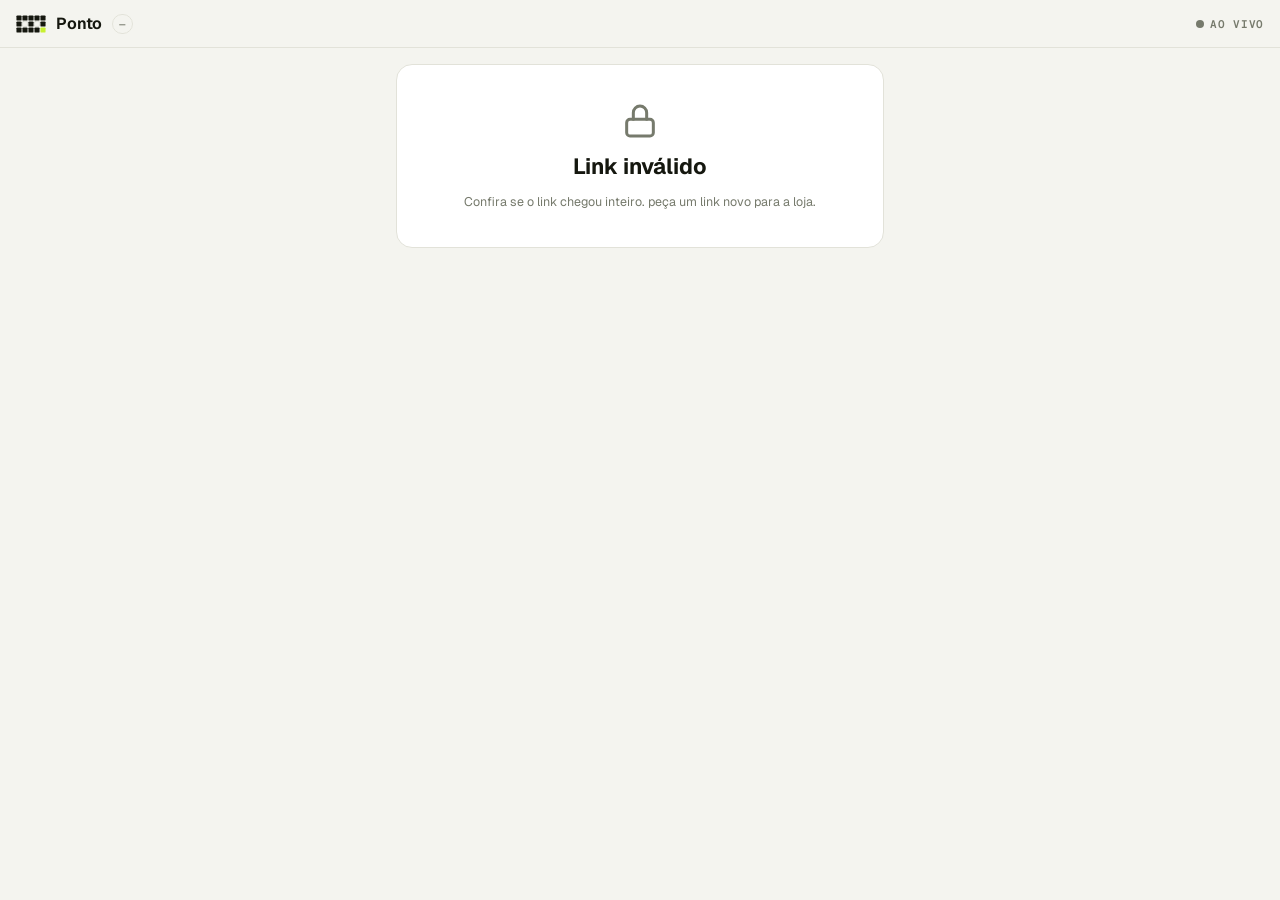
<file: demo/escala/ponto.html>
<!doctype html>
<html lang="pt-BR">
<head>
  <meta charset="utf-8">
  <meta name="viewport" content="width=device-width, initial-scale=1, viewport-fit=cover">
  <meta name="referrer" content="no-referrer">
  <meta name="robots" content="noindex, nofollow">
  <title>Ponto</title>
  <meta name="description" content="Sua escala e seu ponto — link pessoal">
  <meta name="theme-color" content="#15170f">
  <link rel="icon" href="favicon.svg" type="image/svg+xml">
  <link rel="preconnect" href="https://fonts.googleapis.com">
  <link rel="preconnect" href="https://fonts.gstatic.com" crossorigin>
  <link rel="stylesheet" href="https://fonts.googleapis.com/css2?family=Geist:wght@400;500;600;700&family=Geist+Mono:wght@400;500;600;700&display=swap">
  <link rel="stylesheet" href="css/base.css?v=6">
  <link rel="stylesheet" href="css/ponto.css?v=6">
</head>
<body>
  <header class="ph">
    <span class="brand" id="brand"><span class="brand-name">Ponto</span><span class="brand-tag" id="where">—</span></span>
    <span class="live" id="live"><i></i><span>ao vivo</span></span>
  </header>
  <main class="pm" id="app"><div class="empty">Carregando…</div></main>
  <div id="toasts"></div>
  <script src="js/core.js?v=6"></script>
  <script src="js/auto.js?v=6"></script>
  <script src="js/seed.js?v=9"></script>
  <script src="js/routes.js?v=9"></script>
  <script src="js/local.js?v=6"></script>
  <script src="js/ui.js?v=6"></script>
  <script src="js/ponto.js?v=8"></script>
</body>
</html>
</file>
<file: assets/css/style.css>
/* tCr8 — site institucional
   Identidade Pixel ∞ (brands/tcr8): preto, limão, névoa, giz e grafite; Geist Mono em tudo.
   Regra da marca: o limão é o bloco aceso — um acento por área, nunca fundo de página. */

:root {
  --bg: #f2f3ee;          /* Giz */
  --bg-alt: #e9eae4;      /* Névoa */
  --surface: #ffffff;
  --ink: #0a0a0a;         /* Preto */
  --ink-2: #4d5147;       /* Grafite */
  --ink-3: #6b6f65;
  --line: #dcded6;
  --line-2: #c9cbc2;

  --limao: #c8f031;
  --limao-hover: #d6f75a;
  --escuro: #0a0a0a;
  --escuro-2: #151612;
  --escuro-3: #1d1f1a;
  --no-escuro: #f2f3ee;
  --no-escuro-2: #a3a79b;
  --linha-escuro: rgba(242, 243, 238, .13);

  /* rastro do loop: do mais aceso ao mais apagado */
  --rastro-1: #c8f031;
  --rastro-2: #a9cc2a;
  --rastro-3: #6e8520;
  --rastro-4: #3a4515;

  --mono: 'Geist Mono', ui-monospace, SFMono-Regular, Menlo, Consolas, monospace;
  --radius: 14px;
  --radius-sm: 10px;
  --shadow: 0 1px 2px rgba(10, 10, 10, .05), 0 18px 40px -24px rgba(10, 10, 10, .3);
  --shadow-lg: 0 40px 90px -36px rgba(0, 0, 0, .7), 0 12px 30px -14px rgba(0, 0, 0, .4);
  --ease: cubic-bezier(.2, .7, .2, 1);
  --container: 1180px;
  --gutter: 24px;
  --header-h: 68px;
}

*, *::before, *::after { box-sizing: border-box; }
html { scroll-behavior: smooth; scroll-padding-top: calc(var(--header-h) + 16px); -webkit-text-size-adjust: 100%; }
body {
  margin: 0;
  font-family: var(--mono);
  font-size: 15px;
  line-height: 1.65;
  color: var(--ink);
  background: var(--bg);
  -webkit-font-smoothing: antialiased;
  overflow-x: hidden;
}
img, svg { display: block; max-width: 100%; }
h1, h2, h3, h4, p { margin: 0; }
a { color: inherit; }
button, input, select, textarea { font: inherit; color: inherit; }
::selection { background: var(--limao); color: var(--ink); }
:focus-visible { outline: 2px solid var(--ink); outline-offset: 3px; border-radius: 6px; }
.hero :focus-visible, .secao-escura :focus-visible, .site-header:not(.is-scrolled) :focus-visible { outline-color: var(--limao); }

.container { width: 100%; max-width: var(--container); margin: 0 auto; padding: 0 var(--gutter); }
.sprite { position: absolute; width: 0; height: 0; overflow: hidden; }
.ic { width: 18px; height: 18px; flex: none; fill: none; stroke: currentColor; stroke-width: 1.8; stroke-linecap: round; stroke-linejoin: round; }
.sr-only { position: absolute; width: 1px; height: 1px; padding: 0; margin: -1px; overflow: hidden; clip: rect(0 0 0 0); white-space: nowrap; border: 0; }
.muted { color: var(--ink-3); }
.px { display: block; }
.px svg { display: block; width: 100%; height: auto; overflow: visible; }

.skip-link { position: absolute; left: 12px; top: -60px; z-index: 100; padding: 10px 16px; border-radius: 8px; background: var(--limao); color: var(--ink); text-decoration: none; font-weight: 600; }
.skip-link:focus { top: 12px; }

/* Rótulo (caixa alta espaçada), número e bloco aceso — os mesmos do Brand Resources */
.rotulo {
  display: inline-flex; align-items: center; gap: 10px;
  font-size: 11.5px; font-weight: 500; line-height: 1.4; letter-spacing: .16em; text-transform: uppercase;
  color: var(--ink-3);
}
.num {
  display: inline-grid; place-items: center; width: 30px; height: 30px; flex: none; border-radius: 6px;
  background: var(--limao); color: var(--ink); font-size: 11.5px; font-weight: 800; letter-spacing: 0;
}
.bloco { display: inline-block; width: 12px; height: 12px; flex: none; border-radius: 3px; background: var(--limao); }

/* ---------- Botões ---------- */
.btn {
  display: inline-flex; align-items: center; justify-content: center; gap: 9px;
  height: 42px; padding: 0 16px; border-radius: 8px; border: 1px solid transparent;
  font-family: var(--mono); font-size: 13px; font-weight: 600; letter-spacing: .02em; line-height: 1;
  text-decoration: none; white-space: nowrap; cursor: pointer;
  transition: background-color .15s, color .15s, border-color .15s, transform .15s;
}
.btn:active { transform: translateY(1px); }
.btn .ic { width: 16px; height: 16px; }
.btn-sm { height: 36px; padding: 0 13px; font-size: 12.5px; }
.btn-lg { height: 50px; padding: 0 22px; font-size: 13.5px; }
.btn-block { width: 100%; }
.btn-limao { background: var(--limao); color: var(--ink); }
.btn-limao:hover { background: var(--limao-hover); }
.btn-escuro { background: var(--ink); color: var(--no-escuro); }
.btn-escuro:hover { background: #262822; }
.btn-leve { background: transparent; color: var(--ink); border-color: var(--line-2); }
.btn-leve:hover { border-color: var(--ink); }
.hero .btn-leve, .secao-escura .btn-leve, .site-header:not(.is-scrolled) .btn-leve { color: var(--no-escuro); border-color: var(--linha-escuro); }
.hero .btn-leve:hover, .secao-escura .btn-leve:hover, .site-header:not(.is-scrolled) .btn-leve:hover { border-color: var(--no-escuro-2); }
.btn[disabled] { cursor: progress; transform: none; }
.link-btn { background: none; border: 0; padding: 0; cursor: pointer; color: inherit; text-align: left; }

/* O 8 em loop vira indicador de carregamento dentro do botão */
.btn-loop { display: none; width: 11px; }
.btn.is-loading { background: var(--ink); color: var(--no-escuro); }
.btn.is-loading .btn-loop { display: block; }

/* ---------- Cabeçalho ---------- */
.site-header {
  position: fixed; inset: 0 0 auto; z-index: 50; height: var(--header-h); color: var(--no-escuro);
  border-bottom: 1px solid transparent;
  transition: background-color .3s, border-color .3s, color .3s;
}
.site-header.is-scrolled {
  color: var(--ink); background: rgba(242, 243, 238, .86); border-bottom-color: var(--line);
  backdrop-filter: saturate(1.4) blur(16px); -webkit-backdrop-filter: saturate(1.4) blur(16px);
}
.nav { height: 100%; display: flex; align-items: center; justify-content: space-between; gap: 20px; }
.brand { display: inline-flex; align-items: center; gap: 12px; text-decoration: none; }
/* Ícone animado: o 8 da marca no ladrilho preto (proporções do favicon.svg), com o cursor do pixel.js em loop */
.icone-8 {
  display: inline-grid; place-items: center; flex: none; width: var(--t, 32px); height: var(--t, 32px);
  border-radius: calc(var(--t, 32px) * .22); background: var(--ink); box-shadow: 0 0 0 1px var(--linha-escuro);
}
.icone-8 .px { width: calc(var(--t, 32px) * .536); }
.brand-name { font-weight: 800; font-size: 20px; letter-spacing: -.06em; }

.nav-menu { display: flex; align-items: center; gap: 24px; }
.nav-menu ul { display: flex; gap: 2px; margin: 0; padding: 0; list-style: none; }
.nav-menu ul a { display: block; padding: 7px 11px; border-radius: 6px; text-decoration: none; font-size: 13.5px; opacity: .78; transition: opacity .2s, background-color .2s; }
.nav-menu ul a:hover { opacity: 1; }
.nav-menu ul a.is-active { opacity: 1; background: var(--limao); color: var(--ink); }
.nav-actions { display: flex; align-items: center; gap: 8px; }
.nav-toggle {
  display: none; width: 42px; height: 42px; border-radius: 10px; border: 1px solid var(--linha-escuro);
  background: transparent; color: inherit; cursor: pointer; align-items: center; justify-content: center;
}
.is-scrolled .nav-toggle { border-color: var(--line-2); }
.nav-toggle .ic { width: 22px; height: 22px; }
.nav-toggle .ic-close, .nav-toggle[aria-expanded="true"] .ic-open { display: none; }
.nav-toggle[aria-expanded="true"] .ic-close { display: block; }

/* ---------- Topo (hero) ---------- */
.hero {
  position: relative; overflow: hidden; isolation: isolate;
  padding: calc(var(--header-h) + clamp(48px, 7vw, 92px)) 0 clamp(40px, 6vw, 64px);
  background: var(--escuro); color: var(--no-escuro);
}
/* grade de pontos: a malha onde os blocos se encaixam */
.hero::before {
  content: ''; position: absolute; inset: 0; z-index: -1;
  background-image: radial-gradient(rgba(242, 243, 238, .09) 1.2px, transparent 1.3px);
  background-size: 24px 24px;
  -webkit-mask-image: radial-gradient(ellipse at 70% 40%, #000 20%, transparent 75%);
          mask-image: radial-gradient(ellipse at 70% 40%, #000 20%, transparent 75%);
}
.hero .rotulo { color: var(--no-escuro-2); }
.hero-grid { display: grid; grid-template-columns: minmax(0, 1fr) minmax(0, 1.02fr); gap: clamp(36px, 5vw, 64px); align-items: center; }
.hero h1 {
  margin-top: 22px; font-size: clamp(32px, 4.3vw, 54px); font-weight: 800; line-height: 1.04; letter-spacing: -.055em; color: #fff;
}
/* o cursor é o bloco aceso: um limão só */
.cursor {
  display: inline-block; width: .5em; height: .5em; margin-left: .14em; border-radius: .08em;
  background: var(--limao); vertical-align: baseline;
}
.js .cursor { animation: piscar 1.04s steps(1) infinite; }
@keyframes piscar { 50% { opacity: 0; } }
.hero-lead { margin-top: 24px; max-width: 44ch; font-size: 15.5px; color: var(--no-escuro-2); }
.hero-lead strong { color: var(--no-escuro); font-weight: 600; }
.hero-cta { display: flex; flex-wrap: wrap; gap: 10px; margin-top: 32px; }

.indice {
  list-style: none; margin: clamp(48px, 7vw, 80px) 0 0; padding: 0;
  display: grid; grid-template-columns: repeat(5, minmax(0, 1fr)); gap: 10px;
}
.indice a {
  display: flex; flex-direction: column; gap: 2px; height: 100%; padding: 14px 16px 16px;
  border-radius: var(--radius-sm); text-decoration: none; border: 1px solid var(--linha-escuro);
  transition: border-color .2s, background-color .2s;
}
.indice a:hover { border-color: var(--limao); background: var(--escuro-2); }
.indice strong { margin-top: 14px; font-weight: 600; font-size: 15px; }
.indice em { font-style: normal; font-size: 12.5px; color: var(--no-escuro-2); }

/* ---------- Demonstração animada (mock) ---------- */
.hero-visual { position: relative; }
.mock {
  position: relative; border-radius: var(--radius); overflow: hidden;
  background: var(--surface); color: var(--ink); box-shadow: var(--shadow-lg);
  font-size: 12.5px; line-height: 1.45;
}
.mock-bar { display: flex; align-items: center; gap: 12px; padding: 10px 14px; background: var(--bg-alt); border-bottom: 1px solid var(--line); }
.mock-dots { display: flex; gap: 6px; }
.mock-dots i { width: 9px; height: 9px; border-radius: 2px; background: var(--line-2); }
.mock-dots i:first-child { background: var(--ink); }
.mock-url { flex: 1; min-width: 0; padding: 3px 12px; border-radius: 6px; background: var(--surface); color: var(--ink-3); font-size: 11.5px; text-align: center; overflow: hidden; text-overflow: ellipsis; white-space: nowrap; }
.mock-clock { font-size: 11.5px; color: var(--ink-3); }
.mock-tabs { display: flex; gap: 4px; padding: 8px 14px 0; border-bottom: 1px solid var(--line); }
.mock-tabs button {
  display: inline-flex; align-items: center; gap: 7px; padding: 8px 10px 10px; border: 0; background: none; cursor: pointer;
  font-weight: 600; font-size: 12px; color: var(--ink-3); border-bottom: 3px solid transparent; margin-bottom: -1px;
}
.mock-tabs button .ic { width: 14px; height: 14px; }
.mock-tabs button.is-on { color: var(--ink); border-bottom-color: var(--limao); }
.mock-scene { display: none; position: relative; padding: 14px 14px 64px; min-height: 372px; }
.mock-scene.is-on { display: block; }
.mock-cols { display: grid; grid-template-columns: minmax(0, 1.35fr) minmax(0, 1fr); gap: 10px; }
.mock-panel { border: 1px solid var(--line); border-radius: var(--radius-sm); padding: 12px; background: var(--surface); }
.mock-h { display: flex; justify-content: space-between; gap: 8px; margin-bottom: 6px; font-weight: 800; font-size: 12px; letter-spacing: -.02em; }
.mock-h .muted { font-weight: 500; letter-spacing: 0; white-space: nowrap; overflow: hidden; text-overflow: ellipsis; }
.mock-items { list-style: none; margin: 0; padding: 0; min-height: 144px; }
.mock-items li { display: flex; justify-content: space-between; align-items: center; gap: 10px; padding: 8px 0; border-bottom: 1px dashed var(--line-2); }
.it-name { display: flex; flex-direction: column; font-weight: 600; line-height: 1.3; }
.it-name small { font-size: 11px; color: var(--ink-3); font-weight: 400; }
.it-price { white-space: nowrap; }
.mock-total { display: flex; justify-content: space-between; align-items: baseline; margin-top: 10px; font-weight: 600; }
.mock-total strong { font-size: 19px; font-weight: 800; letter-spacing: -.04em; }
.mock-pay { display: flex; flex-wrap: wrap; gap: 5px; margin-top: 10px; }
.mock-pay span { padding: 4px 9px; border-radius: 6px; border: 1px solid var(--line-2); font-weight: 600; font-size: 11px; color: var(--ink-2); transition: all .25s; }
.mock-pay span.is-on { background: var(--limao); border-color: var(--limao); color: var(--ink); }
.mock-side { display: flex; flex-direction: column; }
.stock { list-style: none; margin: 6px 0 0; padding: 0; display: grid; gap: 12px; }
.stock li { display: grid; gap: 5px; font-size: 11.5px; font-weight: 500; position: relative; }
.stock li b { position: absolute; right: 0; top: 0; font-weight: 800; transition: color .3s; }
.bar { display: block; height: 8px; border-radius: 3px; background: var(--bg-alt); overflow: hidden; }
.bar i { display: block; height: 100%; width: calc(var(--v) * 100%); border-radius: inherit; background: var(--ink); transition: width .6s var(--ease), background-color .3s; }
.stock li.is-changed .bar i { background: var(--limao); }
.mock-mini { margin-top: auto; padding-top: 14px; display: flex; flex-direction: column; font-size: 11px; }
.mock-mini strong { font-size: 16px; font-weight: 800; letter-spacing: -.04em; }
.mock-toast {
  position: absolute; left: 50%; bottom: 16px; display: flex; align-items: center; gap: 10px; max-width: calc(100% - 28px);
  padding: 8px 14px 8px 10px; border-radius: 8px; background: var(--ink); color: var(--no-escuro); font-weight: 500; font-size: 11.5px; white-space: nowrap;
  box-shadow: 0 12px 28px -12px rgba(0, 0, 0, .55);
  opacity: 0; transform: translate(-50%, 10px); transition: opacity .35s, transform .35s var(--ease);
}
.mock-toast > span:last-child { overflow: hidden; text-overflow: ellipsis; }
.mock-toast.is-on { opacity: 1; transform: translate(-50%, 0); }
.toast-dot { width: 12px; height: 12px; flex: none; border-radius: 3px; background: var(--limao); }
.toast-loop { display: none; width: 9px; flex: none; }
.mock-toast.is-wait .toast-dot { display: none; }
.mock-toast.is-wait .toast-loop { display: block; }

.kids { list-style: none; margin: 0; padding: 0; }
.kids li { display: grid; grid-template-columns: auto minmax(0, 1fr) auto; align-items: center; gap: 10px; padding: 9px 0; border-bottom: 1px dashed var(--line-2); }
.kids li:last-child { border-bottom: 0; }
.av { display: grid; place-items: center; width: 30px; height: 30px; flex: none; border-radius: 6px; background: var(--bg-alt); color: var(--ink); font-weight: 800; font-size: 12px; }
.av-new { background: var(--limao); }
.k-name { display: flex; flex-direction: column; font-weight: 600; line-height: 1.3; min-width: 0; }
.k-name small { font-weight: 400; font-size: 11px; color: var(--ink-3); white-space: nowrap; overflow: hidden; text-overflow: ellipsis; }
.k-time { font-weight: 800; padding: 3px 8px; border-radius: 6px; background: var(--bg-alt); letter-spacing: -.02em; }
@keyframes entra { from { opacity: 0; transform: translateY(-6px); } }
.kids li.is-new { animation: entra .45s var(--ease) both; }

/* ---------- Seções ---------- */
.secao { padding: clamp(72px, 10vw, 120px) 0; }
.secao-alt { background: var(--bg-alt); }
.secao-escura { background: var(--escuro); color: var(--no-escuro); }
.secao-escura .rotulo, .secao-escura .secao-desc { color: var(--no-escuro-2); }
.secao-cab { max-width: 760px; margin-bottom: clamp(36px, 5vw, 52px); }
.secao-cab h2 { margin-top: 18px; font-weight: 800; font-size: clamp(28px, 4vw, 46px); line-height: 1.06; letter-spacing: -.055em; }
.secao-escura h2 { color: #fff; }
.secao-desc { margin-top: 16px; max-width: 60ch; color: var(--ink-2); }
.secao-desc a { font-weight: 600; text-underline-offset: 3px; }

.f-icon { display: inline-grid; place-items: center; width: 42px; height: 42px; flex: none; border-radius: 8px; background: var(--bg-alt); color: var(--ink); }
.secao-alt .f-icon { background: var(--bg); }
.f-icon .ic { width: 20px; height: 20px; }
.f-icon-sm { width: 38px; height: 38px; }

.tick { list-style: none; margin: 0; padding: 0; display: grid; gap: 8px; }
.tick li { position: relative; padding-left: 24px; font-weight: 500; }
.tick li::before { content: ''; position: absolute; left: 0; top: .42em; width: 12px; height: 12px; border-radius: 3px; background: var(--ink); }

/* Para quem é */
.seg-grid { display: grid; grid-template-columns: repeat(2, minmax(0, 1fr)); gap: 16px; }
.seg-card {
  display: flex; flex-direction: column; gap: 16px; padding: clamp(24px, 3vw, 34px);
  border-radius: var(--radius); background: var(--surface); border: 1px solid var(--line);
  color: var(--ink); text-decoration: none; transition: transform .3s var(--ease), box-shadow .3s var(--ease), border-color .3s;
}
.seg-card:hover { transform: translateY(-3px); box-shadow: var(--shadow); border-color: var(--ink); }
.seg-icon { display: grid; place-items: center; width: 52px; height: 52px; border-radius: 10px; background: var(--ink); color: var(--no-escuro); }
.seg-icon .ic { width: 26px; height: 26px; }
.seg-card h3 { font-size: 26px; font-weight: 800; letter-spacing: -.05em; }
.seg-card > p { color: var(--ink-2); }
.seg-link { margin-top: auto; padding-top: 6px; display: inline-flex; align-items: center; gap: 8px; font-weight: 600; font-size: 13.5px; }
.seg-link .ic { transition: transform .25s var(--ease); }
.seg-card:hover .seg-link .ic { transform: translateX(4px); }

/* Grade de recursos (varejo) */
.feature-grid { display: grid; grid-template-columns: repeat(4, minmax(0, 1fr)); gap: 16px; }
.feature {
  display: flex; flex-direction: column; gap: 12px; padding: 22px;
  border-radius: var(--radius); background: var(--surface); border: 1px solid var(--line);
  transition: transform .3s var(--ease), box-shadow .3s var(--ease);
}
.feature:hover { transform: translateY(-3px); box-shadow: var(--shadow); }
.feature h3 { margin-top: 6px; font-size: 15.5px; font-weight: 800; letter-spacing: -.03em; }
.feature p { color: var(--ink-2); font-size: 13.5px; }

/* Blocos em duas colunas */
.split { display: grid; grid-template-columns: minmax(0, 1.05fr) minmax(0, .95fr); gap: clamp(36px, 5vw, 64px); align-items: center; }
.split-reverse { grid-template-columns: minmax(0, .95fr) minmax(0, 1.05fr); }
.lista-recursos { list-style: none; margin: 0; padding: 0; display: grid; gap: 22px; }
.lista-2col { grid-template-columns: repeat(2, minmax(0, 1fr)); gap: 24px 28px; }
.lista-recursos li { display: flex; gap: 14px; align-items: flex-start; }
.lista-recursos h3 { font-size: 15px; font-weight: 800; letter-spacing: -.03em; margin-bottom: 4px; }
.lista-recursos p { font-size: 13.5px; color: var(--ink-2); }

/* Comanda (recreação) */
.ticket {
  position: relative; max-width: 470px; margin: 0 auto; padding: 22px; border-radius: var(--radius);
  background: var(--surface); border: 1px solid var(--line); box-shadow: var(--shadow); font-size: 13px;
}
/* o bloco vazado da marca: contorno tracejado deslocado atrás do cartão */
.ticket::before {
  content: ''; position: absolute; inset: 18px -16px -16px 18px; z-index: -1; border-radius: var(--radius);
  border: 2px dashed var(--line-2);
}
.ticket-head { display: flex; justify-content: space-between; align-items: flex-start; gap: 12px; }
.ticket-head > div { display: flex; flex-direction: column; font-size: 12px; }
.ticket-head strong { font-size: 16px; font-weight: 800; letter-spacing: -.04em; }
.pill {
  display: inline-flex; align-items: center; gap: 7px; padding: 4px 9px; border-radius: 6px; white-space: nowrap;
  font-size: 11px; font-weight: 600; background: var(--bg-alt); color: var(--ink-2);
}
.pill-live { background: var(--ink); color: var(--no-escuro); }
.pill-live i { width: 7px; height: 7px; border-radius: 2px; background: var(--limao); }
.js .pill-live i { animation: piscar 1.04s steps(1) infinite; }
.pill-vip { background: var(--limao); color: var(--ink); }
.ticket-kids { list-style: none; margin: 18px 0 0; padding: 0; display: grid; gap: 8px; }
.ticket-kids li { display: grid; grid-template-columns: auto minmax(0, 1fr) auto; gap: 12px; align-items: center; padding: 10px 12px; border-radius: var(--radius-sm); background: var(--bg); }
.ticket-kids .av { background: var(--surface); }
.ticket-kids li > div { display: flex; flex-direction: column; line-height: 1.35; }
.ticket-kids strong { font-weight: 600; }
.ticket-kids .muted { font-size: 11.5px; }
.ticket-lines { margin-top: 14px; display: grid; }
.ticket-lines > div { display: grid; grid-template-columns: minmax(0, 1fr) auto auto; gap: 10px; padding: 9px 0; border-bottom: 1px dashed var(--line-2); }
.ticket-lines > div > span:last-child { min-width: 58px; text-align: right; font-weight: 600; }
.ticket-lines .muted { font-size: 11.5px; align-self: center; }
.ticket-vip { display: flex; gap: 10px; align-items: center; margin-top: 14px; padding: 10px 12px; border-radius: var(--radius-sm); background: var(--bg-alt); font-size: 12px; }
.ticket-foot { display: flex; justify-content: space-between; align-items: center; gap: 12px; margin-top: 16px; }
.ticket-foot > div { display: flex; flex-direction: column; line-height: 1.2; font-size: 12px; }
.ticket-foot strong { font-size: 22px; font-weight: 800; letter-spacing: -.05em; }
.ticket-foot .btn:active { transform: none; }

/* Painel (gestão) */
.dash { padding: 22px; border-radius: var(--radius); background: var(--surface); border: 1px solid var(--line); box-shadow: var(--shadow); font-size: 12.5px; }
.dash-head { display: flex; justify-content: space-between; align-items: flex-start; gap: 12px; }
.dash-head > div { display: flex; flex-direction: column; font-size: 12px; }
.dash-head strong { font-size: 16px; font-weight: 800; letter-spacing: -.04em; }
.dash-kpis { display: grid; grid-template-columns: repeat(3, minmax(0, 1fr)); gap: 8px; margin-top: 18px; }
.dash-kpis > div { display: flex; flex-direction: column; padding: 12px; border-radius: var(--radius-sm); background: var(--bg); font-size: 11.5px; line-height: 1.4; }
.dash-kpis strong { font-size: 19px; font-weight: 800; letter-spacing: -.05em; margin-top: 2px; }
.dash-kpis em { font-style: normal; font-weight: 600; color: var(--ink-2); }
.dash-bars { list-style: none; margin: 20px 0 0; padding: 0; display: grid; gap: 12px; }
.dash-bars li { display: grid; grid-template-columns: 116px minmax(0, 1fr) 54px; gap: 12px; align-items: center; font-weight: 500; }
.dash-bars .bar { height: 12px; }
.dash-bars li.is-top .bar i { background: var(--limao); }
.dash-bars b { font-weight: 800; text-align: right; }
.dash-pay { margin-top: 20px; }
.stack { display: flex; height: 12px; margin-top: 8px; border-radius: 3px; overflow: hidden; gap: 2px; }
.stack i { width: var(--w); background: var(--c); }
.stack-legend { display: flex; flex-wrap: wrap; gap: 6px 14px; margin-top: 10px; color: var(--ink-2); font-weight: 500; font-size: 11.5px; }
.stack-legend span { display: inline-flex; align-items: center; gap: 6px; }
.stack-legend i { width: 10px; height: 10px; border-radius: 2px; background: var(--c); }

/* Fiscal */
.fiscal-grid { display: grid; grid-template-columns: repeat(2, minmax(0, 1fr)); gap: 12px; }
.fiscal-item { padding: 20px; border-radius: var(--radius); background: var(--escuro-2); border: 1px solid var(--linha-escuro); }
.fiscal-item .ic { width: 22px; height: 22px; color: var(--no-escuro); margin-bottom: 14px; }
.fiscal-item h3 { font-size: 14.5px; font-weight: 800; letter-spacing: -.03em; color: #fff; margin-bottom: 6px; }
.fiscal-item p { font-size: 13px; color: var(--no-escuro-2); }
.receipt { position: relative; max-width: 350px; margin: 0 auto; transform: rotate(2deg); }
.receipt-paper {
  position: relative; padding: 26px 24px 32px; background: #fbfbf8; color: #1d1f1a; font-size: 11.5px; line-height: 1.6;
  box-shadow: var(--shadow-lg);
  -webkit-mask: radial-gradient(circle 7px at 50% 100%, transparent 6.5px, #000 7px) bottom / 18px 100% repeat-x;
          mask: radial-gradient(circle 7px at 50% 100%, transparent 6.5px, #000 7px) bottom / 18px 100% repeat-x;
}
.r-center { text-align: center; }
.r-sep { border-top: 1.5px dashed #b9bbb2; margin: 10px 0; }
.r-row { display: flex; justify-content: space-between; gap: 12px; }
.r-strong { font-weight: 600; }
.r-qr { display: grid; grid-template-columns: auto 1fr; gap: 14px; align-items: center; margin-top: 6px; }
.qr { display: block; width: 88px; height: 88px; background: #fff; }
.qr svg { width: 100%; height: 100%; }
/* o carimbo é o bloco aceso */
.stamp {
  position: absolute; right: -18px; bottom: -14px; padding: 9px 16px; border-radius: 8px;
  background: var(--limao); color: var(--ink); font-weight: 800; font-size: 15px; letter-spacing: .14em; text-transform: uppercase;
  transform: rotate(-8deg); box-shadow: 0 14px 30px -12px rgba(0, 0, 0, .7);
}

/* Integrações */
.int-grid { display: grid; grid-template-columns: repeat(3, minmax(0, 1fr)); gap: 16px; }
.int { display: flex; gap: 16px; align-items: flex-start; padding: 22px; border-radius: var(--radius); background: var(--surface); border: 1px solid var(--line); }
.int h3 { font-size: 15px; font-weight: 800; letter-spacing: -.03em; margin-bottom: 6px; }
.int p { font-size: 13.5px; color: var(--ink-2); }

/* Em loop (história) */
.story { display: grid; grid-template-columns: minmax(0, .85fr) minmax(0, 1.15fr); gap: clamp(36px, 6vw, 80px); align-items: center; }
.story-loop {
  margin: 0; display: flex; flex-direction: column; align-items: center; gap: 28px;
  padding: clamp(36px, 5vw, 56px) clamp(28px, 4vw, 48px); border-radius: var(--radius); background: var(--surface); border: 1px solid var(--line);
}
.story-loop .px { width: 100%; max-width: 360px; }
.story-loop figcaption { text-align: center; }
.values { display: grid; gap: 10px; }
.value { display: grid; grid-template-columns: auto minmax(0, 1fr); column-gap: 16px; padding: 18px 20px; border-radius: var(--radius); background: var(--surface); border: 1px solid var(--line); }
.value .ic { grid-row: span 2; width: 20px; height: 20px; margin-top: 2px; }
.value h3 { font-size: 14.5px; font-weight: 800; letter-spacing: -.03em; margin-bottom: 4px; }
.value p { font-size: 13px; color: var(--ink-2); }
.story .secao-cab { margin-bottom: 28px; }

/* Implantação */
.steps { list-style: none; margin: 0; padding: 0; display: grid; grid-template-columns: repeat(4, minmax(0, 1fr)); gap: 16px; }
.step { position: relative; padding: 22px; border-radius: var(--radius); background: var(--surface); border: 1px solid var(--line); }
.step:not(:last-child)::after {
  content: ''; position: absolute; top: 36px; right: -16px; width: 16px; border-top: 2px dashed var(--line-2);
}
.step .num { margin-bottom: 18px; }
.step h3 { font-size: 15.5px; font-weight: 800; letter-spacing: -.03em; margin-bottom: 6px; }
.step p { font-size: 13.5px; color: var(--ink-2); }

/* Dúvidas */
.faq-wrap { display: grid; grid-template-columns: minmax(0, .8fr) minmax(0, 1.2fr); gap: clamp(32px, 5vw, 56px); align-items: start; }
.faq { display: grid; gap: 8px; }
.faq details { border-radius: var(--radius-sm); background: var(--surface); border: 1px solid var(--line); transition: border-color .2s; }
.faq details[open] { border-color: var(--ink); }
.faq summary { display: flex; justify-content: space-between; align-items: center; gap: 16px; padding: 16px 18px; font-weight: 600; cursor: pointer; list-style: none; }
.faq summary::-webkit-details-marker { display: none; }
/* + que vira − : dois traços de bloco */
.faq summary::after {
  content: ''; width: 14px; height: 14px; flex: none;
  background: linear-gradient(var(--ink), var(--ink)) center / 14px 2px no-repeat, linear-gradient(var(--ink), var(--ink)) center / 2px 14px no-repeat;
  transition: transform .25s var(--ease);
}
.faq details[open] summary::after { background: linear-gradient(var(--ink), var(--ink)) center / 14px 2px no-repeat; }
.faq details p { padding: 0 18px 18px; color: var(--ink-2); font-size: 14px; }

/* Contato */
.contact-grid { display: grid; grid-template-columns: minmax(0, .9fr) minmax(0, 1.1fr); gap: clamp(36px, 6vw, 72px); align-items: start; }
.contact-copy h2 { margin-top: 18px; font-weight: 800; font-size: clamp(28px, 4vw, 46px); line-height: 1.06; letter-spacing: -.055em; color: #fff; }
.contact-copy .secao-desc { margin-top: 16px; }
.contact-next { list-style: none; margin: 28px 0 0; padding: 0; display: grid; gap: 12px; }
.contact-next li { display: flex; align-items: center; gap: 12px; }
.contact-next .ic { width: 22px; height: 22px; padding: 4px; border-radius: 5px; background: var(--escuro-3); color: var(--limao); stroke-width: 3; }
.contact-mail { margin-top: 28px; color: var(--no-escuro-2); }
.contact-mail a { color: var(--no-escuro); font-weight: 600; text-underline-offset: 3px; }

.contact-form { padding: clamp(20px, 3vw, 30px); border-radius: var(--radius); background: var(--surface); color: var(--ink); display: grid; gap: 16px; }
.field-row { display: grid; grid-template-columns: repeat(2, minmax(0, 1fr)); gap: 16px; }
.field { display: grid; gap: 6px; }
.field > span { font-weight: 600; font-size: 12.5px; }
.field small { font-weight: 400; color: var(--ink-3); }
.field input, .field select, .field textarea {
  width: 100%; padding: 11px 13px; border-radius: 8px; border: 1px solid var(--line-2); background: var(--bg);
  font-size: 14px; transition: border-color .2s, box-shadow .2s, background-color .2s;
}
.field textarea { resize: vertical; min-height: 110px; }
.field select {
  appearance: none; -webkit-appearance: none; padding-right: 40px;
  background: var(--bg) url("data:image/svg+xml,%3Csvg xmlns='http://www.w3.org/2000/svg' viewBox='0 0 24 24' fill='none' stroke='%230a0a0a' stroke-width='2' stroke-linecap='round' stroke-linejoin='round'%3E%3Cpath d='m6 9 6 6 6-6'/%3E%3C/svg%3E") right 12px center / 16px no-repeat;
}
.field input:focus, .field select:focus, .field textarea:focus { outline: none; border-color: var(--ink); background-color: var(--surface); box-shadow: 0 0 0 3px rgba(200, 240, 49, .55); }
.was-validated .field :invalid { border-color: #b3261e; }
.hp { position: absolute; left: -9999px; width: 1px; height: 1px; overflow: hidden; }
.form-foot { display: flex; flex-wrap: wrap; align-items: center; gap: 14px 18px; }
.form-status { flex: 1; min-width: 200px; font-weight: 600; font-size: 13.5px; }
.form-status.is-error { color: #b3261e; }
.form-note { font-size: 12px; color: var(--ink-3); }

/* ---------- Rodapé ---------- */
.site-footer { padding: 40px 0 44px; border-top: 1px solid var(--line); }
.footer-grid { display: grid; grid-template-columns: 1fr auto; gap: 28px 40px; align-items: start; }
/* Assinatura ∞ + nome com o ∞ vivo: mesmas medidas do assinatura_preto.svg (unidades da grade × --k) */
.assina-viva { display: inline-flex; align-items: flex-start; --k: .28px; }
.assina-viva .px { flex: none; width: calc(200 * var(--k)); }
.assina-viva img { flex: none; width: calc(334.72 * var(--k)); height: auto; margin: calc(2.05 * var(--k)) 0 0 calc(37 * var(--k)); }
.footer-brand .rotulo { margin-top: 16px; }
.footer-links { display: flex; flex-wrap: wrap; gap: 8px 20px; justify-content: flex-end; font-size: 13.5px; }
.footer-links a, .footer-links .link-btn { color: var(--ink-2); text-decoration: none; }
.footer-links a:hover, .footer-links .link-btn:hover { color: var(--ink); }
.footer-legal { grid-column: 1 / -1; padding-top: 22px; border-top: 1px solid var(--line); font-size: 12.5px; color: var(--ink-3); letter-spacing: .04em; }

/* ---------- Entrar ---------- */
.login-dialog {
  width: min(440px, calc(100% - 32px)); padding: 0; border: 0; border-radius: var(--radius);
  background: var(--surface); color: var(--ink); box-shadow: var(--shadow-lg);
}
.login-dialog::backdrop { background: rgba(10, 10, 10, .6); backdrop-filter: blur(4px); -webkit-backdrop-filter: blur(4px); }
.login-dialog[open] { animation: pop .25s var(--ease); }
@keyframes pop { from { opacity: 0; transform: translateY(10px) scale(.98); } }
.login-form { position: relative; display: grid; gap: 14px; padding: 30px 26px 26px; }
.login-form > .icone-8 { justify-self: start; }
.login-form h2 { font-size: 22px; font-weight: 800; letter-spacing: -.05em; }
.login-form > p { color: var(--ink-2); font-size: 13.5px; }
.dialog-close {
  position: absolute; right: 14px; top: 14px; display: grid; place-items: center; width: 36px; height: 36px;
  border-radius: 8px; border: 0; background: var(--bg-alt); color: var(--ink-2); cursor: pointer;
}
.addr { display: flex; align-items: stretch; border-radius: 8px; border: 1px solid var(--line-2); background: var(--bg); overflow: hidden; transition: border-color .2s, box-shadow .2s; }
.addr:focus-within { border-color: var(--ink); box-shadow: 0 0 0 3px rgba(200, 240, 49, .55); background: var(--surface); }
.addr input { flex: 1; min-width: 0; border: 0; border-radius: 0; padding: 11px 2px; background: transparent; font-weight: 600; font-size: 14px; }
.addr input:focus { box-shadow: none; outline: none; }
.addr-pre, .addr-suf { display: flex; align-items: center; padding: 0 0 0 12px; color: var(--ink-3); font-size: 13px; }
.addr-suf { padding: 0 12px 0 0; }
.login-hint { font-size: 12px; color: var(--ink-3); }

/* ---------- Entrada suave ---------- */
.js .reveal { opacity: 0; transform: translateY(16px); transition: opacity .7s var(--ease), transform .7s var(--ease); }
.js .reveal.is-visible { opacity: 1; transform: none; }
.feature-grid .reveal:nth-child(4n+2), .int-grid .reveal:nth-child(3n+2), .steps .reveal:nth-child(2), .values .reveal:nth-child(2) { transition-delay: .06s; }
.feature-grid .reveal:nth-child(4n+3), .int-grid .reveal:nth-child(3n+3), .steps .reveal:nth-child(3), .values .reveal:nth-child(3) { transition-delay: .12s; }
.feature-grid .reveal:nth-child(4n+4), .steps .reveal:nth-child(4) { transition-delay: .18s; }

/* ---------- Responsivo ---------- */
@media (max-width: 1120px) {
  .nav-toggle { display: inline-flex; }
  .nav-menu {
    position: fixed; left: 0; right: 0; top: var(--header-h); display: none; flex-direction: column; align-items: stretch; gap: 18px;
    padding: 16px var(--gutter) 24px; background: var(--escuro); color: var(--no-escuro); border-bottom: 1px solid var(--linha-escuro);
    max-height: calc(100vh - var(--header-h)); overflow-y: auto;
  }
  .nav-menu.is-open { display: flex; }
  .nav-menu ul { flex-direction: column; gap: 2px; }
  .nav-menu ul a { padding: 12px; font-size: 15px; border-radius: 8px; }
  .nav-actions { flex-direction: column-reverse; align-items: stretch; }
  .nav-actions .btn { height: 46px; font-size: 13.5px; }
  .nav-menu .btn-leve { color: var(--no-escuro); border-color: var(--linha-escuro); }
  /* com o menu aberto o cabeçalho fica escuro, junto do painel */
  .site-header.menu-open { color: var(--no-escuro); background: var(--escuro); border-bottom-color: var(--linha-escuro); }
  .site-header.menu-open .nav-toggle { border-color: var(--linha-escuro); }
  .feature-grid { grid-template-columns: repeat(2, minmax(0, 1fr)); }
}

@media (max-width: 960px) {
  .hero-grid, .split, .split-reverse, .story, .faq-wrap, .contact-grid { grid-template-columns: minmax(0, 1fr); }
  .hero-visual { max-width: 600px; width: 100%; }
  .split-reverse .split-visual { order: 2; }
  .indice { grid-template-columns: repeat(3, minmax(0, 1fr)); }
  .int-grid { grid-template-columns: repeat(2, minmax(0, 1fr)); }
  .steps { grid-template-columns: repeat(2, minmax(0, 1fr)); }
  .step::after { display: none; }
  .story-loop .px { max-width: 280px; }
  .faq-wrap .secao-cab { margin-bottom: 0; }
}

@media (max-width: 680px) {
  :root { --gutter: 16px; --header-h: 60px; }
  body { font-size: 14.5px; }
  .hero-cta .btn { flex: 1 1 100%; }
  .indice { grid-template-columns: repeat(2, minmax(0, 1fr)); }
  .indice li:last-child { grid-column: 1 / -1; }
  .mock { font-size: 12px; }
  .mock-cols { grid-template-columns: minmax(0, 1fr); }
  .mock-side .stock { grid-template-columns: repeat(3, minmax(0, 1fr)); gap: 10px; }
  .mock-side .stock li b { position: static; }
  .mock-mini { display: none; }
  .mock-scene { min-height: 0; }
  .mock-items { min-height: 0; }
  .seg-grid, .feature-grid, .lista-2col, .int-grid, .steps, .fiscal-grid, .field-row { grid-template-columns: minmax(0, 1fr); }
  .ticket, .dash { padding: 18px 16px; }
  .ticket::before { inset: 12px -8px -10px 12px; }
  .ticket-lines > div { grid-template-columns: minmax(0, 1fr) auto; }
  .ticket-lines .muted { display: none; }
  .dash-bars li { grid-template-columns: 96px minmax(0, 1fr) 46px; gap: 8px; }
  .dash-kpis strong { font-size: 16px; }
  .receipt { transform: none; }
  .stamp { right: -4px; bottom: -12px; font-size: 13px; }
  .footer-grid { grid-template-columns: minmax(0, 1fr); }
  .footer-links { justify-content: flex-start; }
}

@media (prefers-reduced-motion: reduce) {
  html { scroll-behavior: auto; }
  *, *::before, *::after { animation: none !important; transition-duration: .01ms !important; }
  .js .reveal { opacity: 1; transform: none; }
}
</file>
<file: demo/escala/css/base.css>
/* Escala (demo tCr8) — tokens e componentes comuns às três telas. */
:root {
  --bg: #f4f4ef; --surface: #ffffff; --surface-2: #f9f9f6; --sunken: #ececE5; --line: #e2e2d9; --line-2: #d0d1c5;
  --ink: #15170f; --ink-2: #474a3f; --muted: #767a6c;
  --accent: #c8f031; --accent-ink: #3d5400; --accent-soft: #eef8c9;
  --danger: #d23f2c; --danger-soft: #fdebe7; --warn: #b97f00; --warn-soft: #fdf2d6;
  --info: #2a72cf; --info-soft: #e6effb; --ok: #2b9356; --ok-soft: #e2f4e9;
  --shadow: 0 1px 2px rgba(20, 22, 15, .05), 0 6px 20px rgba(20, 22, 15, .07);
  --shadow-lg: 0 10px 40px rgba(20, 22, 15, .18);
  --radius: 10px; --radius-sm: 7px;
  --font: 'Geist', ui-sans-serif, system-ui, -apple-system, 'Segoe UI', Roboto, sans-serif;
  --mono: 'Geist Mono', ui-monospace, 'SFMono-Regular', Consolas, monospace;
  color-scheme: light;
}
@media (prefers-color-scheme: dark) {
  :root:not([data-theme="light"]) {
    --bg: #0e0f0c; --surface: #171914; --surface-2: #1c1e18; --sunken: #121410; --line: #2a2d25; --line-2: #3a3e33;
    --ink: #f2f3ee; --ink-2: #c4c7bb; --muted: #8a8e82;
    --accent-ink: #c8f031; --accent-soft: rgba(200, 240, 49, .12);
    --danger: #ff6b5b; --danger-soft: rgba(255, 107, 91, .14); --warn: #f5b841; --warn-soft: rgba(245, 184, 65, .14);
    --info: #6cb8ff; --info-soft: rgba(108, 184, 255, .14); --ok: #4ade80; --ok-soft: rgba(74, 222, 128, .12);
    --shadow: 0 1px 2px rgba(0, 0, 0, .4), 0 6px 20px rgba(0, 0, 0, .35); --shadow-lg: 0 10px 40px rgba(0, 0, 0, .6);
    color-scheme: dark;
  }
}
:root[data-theme="dark"] {
  --bg: #0e0f0c; --surface: #171914; --surface-2: #1c1e18; --sunken: #121410; --line: #2a2d25; --line-2: #3a3e33;
  --ink: #f2f3ee; --ink-2: #c4c7bb; --muted: #8a8e82;
  --accent-ink: #c8f031; --accent-soft: rgba(200, 240, 49, .12);
  --danger: #ff6b5b; --danger-soft: rgba(255, 107, 91, .14); --warn: #f5b841; --warn-soft: rgba(245, 184, 65, .14);
  --info: #6cb8ff; --info-soft: rgba(108, 184, 255, .14); --ok: #4ade80; --ok-soft: rgba(74, 222, 128, .12);
  --shadow: 0 1px 2px rgba(0, 0, 0, .4), 0 6px 20px rgba(0, 0, 0, .35); --shadow-lg: 0 10px 40px rgba(0, 0, 0, .6);
  color-scheme: dark;
}

*, *::before, *::after { box-sizing: border-box; }
html, body { margin: 0; }
body { background: var(--bg); color: var(--ink); font: 14px/1.45 var(--font); -webkit-font-smoothing: antialiased; }
button, input, select, textarea { font: inherit; color: inherit; }
a { color: inherit; }
.mono { font-family: var(--mono); font-variant-numeric: tabular-nums; }
.muted { color: var(--muted); }
.hidden { display: none !important; }
svg.ic { width: 16px; height: 16px; flex: none; stroke: currentColor; fill: none; stroke-width: 1.8; stroke-linecap: round; stroke-linejoin: round; }

/* marca */
.brand { display: flex; align-items: center; gap: 10px; text-decoration: none; white-space: nowrap; }
.brand .logo { width: 30px; height: 18px; flex: none; }
.brand .logo rect.b { fill: var(--ink); }
.brand .logo rect.h { fill: none; stroke: var(--muted); stroke-width: 2.4; stroke-dasharray: 4 4; }
.brand .logo rect.a { fill: var(--accent); }
.brand-name { font-weight: 650; font-size: 16px; letter-spacing: -.01em; }
.brand-tag { font: 500 11px var(--mono); color: var(--muted); padding: 2px 6px; border: 1px solid var(--line); border-radius: 999px; }

/* botões */
.btn { display: inline-flex; align-items: center; gap: 7px; height: 34px; padding: 0 12px; border-radius: var(--radius-sm); border: 1px solid var(--line-2); background: var(--surface); color: var(--ink); cursor: pointer; white-space: nowrap; text-decoration: none; font-weight: 500; transition: background .12s, border-color .12s, transform .06s; }
.btn:hover { background: var(--surface-2); border-color: var(--muted); }
.btn:active { transform: translateY(1px); }
.btn:focus-visible, .chip:focus-visible, .seg button:focus-visible { outline: 2px solid var(--accent); outline-offset: 2px; }
.btn.primary { background: var(--ink); color: var(--bg); border-color: var(--ink); }
.btn.primary:hover { opacity: .9; }
.btn.lime { background: var(--accent); color: #15170f; border-color: var(--accent); }
.btn.ghost { background: transparent; border-color: transparent; }
.btn.ghost:hover { background: var(--sunken); }
.btn.danger { color: var(--danger); }
.btn.sm { height: 28px; padding: 0 9px; font-size: 13px; }
.btn.icon { width: 34px; padding: 0; justify-content: center; }
.btn[disabled] { opacity: .45; pointer-events: none; }
.btn .count { min-width: 18px; height: 18px; padding: 0 5px; border-radius: 9px; background: var(--danger); color: #fff; font: 600 11px/18px var(--mono); text-align: center; }

/* segmented */
.seg { display: inline-flex; padding: 3px; gap: 2px; background: var(--sunken); border: 1px solid var(--line); border-radius: 9px; }
.seg button { border: 0; background: transparent; height: 28px; padding: 0 12px; border-radius: 6px; cursor: pointer; color: var(--ink-2); font-weight: 500; white-space: nowrap; }
.seg button[aria-pressed="true"] { background: var(--surface); color: var(--ink); box-shadow: 0 1px 2px rgba(0, 0, 0, .12); }

/* campos */
.field { display: grid; gap: 5px; }
.field > span { font-size: 12px; font-weight: 600; color: var(--ink-2); }
.input, select.input, textarea.input { height: 36px; padding: 0 10px; border: 1px solid var(--line-2); border-radius: var(--radius-sm); background: var(--surface); width: 100%; min-width: 0; }
textarea.input { height: auto; min-height: 64px; padding: 8px 10px; resize: vertical; }
.input:focus { outline: 2px solid var(--accent); outline-offset: 0; border-color: transparent; }
.row { display: flex; gap: 10px; align-items: center; }
.grid2 { display: grid; grid-template-columns: 1fr 1fr; gap: 10px; }
.switch { display: flex; align-items: flex-start; gap: 10px; cursor: pointer; padding: 10px 0; border-bottom: 1px solid var(--line); }
.switch input { appearance: none; flex: none; width: 36px; height: 20px; border-radius: 10px; background: var(--line-2); position: relative; cursor: pointer; transition: background .15s; margin-top: 1px; }
.switch input::after { content: ''; position: absolute; top: 2px; left: 2px; width: 16px; height: 16px; border-radius: 50%; background: #fff; transition: transform .15s; box-shadow: 0 1px 2px rgba(0, 0, 0, .3); }
.switch input:checked { background: var(--ok); }
.switch input:checked::after { transform: translateX(16px); }
.switch b { display: block; font-weight: 600; }
.switch small { color: var(--muted); }

/* avatar e etiquetas */
.av { --rc: var(--muted); flex: none; width: 30px; height: 30px; border-radius: 50%; display: grid; place-items: center; font: 600 11px var(--mono); color: #15170f; background: var(--rc); letter-spacing: .02em; }
.badge { display: inline-flex; align-items: center; gap: 4px; height: 20px; padding: 0 7px; border-radius: 999px; font-size: 11px; font-weight: 600; white-space: nowrap; background: var(--sunken); color: var(--ink-2); }
.badge.erro { background: var(--danger-soft); color: var(--danger); }
.badge.alerta { background: var(--warn-soft); color: var(--warn); }
.badge.info { background: var(--info-soft); color: var(--info); }
.badge.ok { background: var(--ok-soft); color: var(--ok); }
.badge.lime { background: var(--accent); color: #15170f; }
.dot { width: 8px; height: 8px; border-radius: 50%; display: inline-block; flex: none; }

/* turno (chip) */
.chip { --rc: var(--muted); position: relative; display: block; padding: 5px 7px 5px 9px; border-radius: 7px; background: color-mix(in srgb, var(--rc) 15%, var(--surface)); border: 1px solid color-mix(in srgb, var(--rc) 35%, transparent); border-left: 3px solid var(--rc); cursor: pointer; user-select: none; line-height: 1.25; transition: box-shadow .12s, transform .12s; }
.chip:hover { box-shadow: var(--shadow); }
.chip .t { display: block; font: 600 12.5px var(--mono); letter-spacing: -.02em; white-space: nowrap; }
.chip .s { display: block; font-size: 11px; color: var(--ink-2); white-space: nowrap; overflow: hidden; text-overflow: ellipsis; }
.chip.open { background: repeating-linear-gradient(-45deg, var(--surface), var(--surface) 5px, var(--sunken) 5px, var(--sunken) 10px); border-style: dashed; border-left-style: solid; }
.chip.sev-erro { box-shadow: inset 0 0 0 1.5px var(--danger); }
.chip.sev-alerta { box-shadow: inset 0 0 0 1.5px var(--warn); }
.chip .flag { position: absolute; top: -4px; right: -4px; width: 10px; height: 10px; border-radius: 50%; border: 2px solid var(--surface); }
.chip .flag.erro { background: var(--danger); }
.chip .flag.alerta { background: var(--warn); }
.chip.changed::before { content: ''; position: absolute; left: -3px; top: -3px; bottom: -3px; right: -3px; border: 1.5px dashed var(--info); border-radius: 9px; pointer-events: none; }
.chip.dragging { opacity: .4; }
.chip.flash, .flash { animation: flash 2.4s ease-out; }
@keyframes flash { 0%, 30% { box-shadow: 0 0 0 3px var(--accent), 0 0 24px var(--accent); } 100% { box-shadow: 0 0 0 0 transparent; } }

.absence { display: flex; flex-direction: column; justify-content: center; padding: 5px 8px; border-radius: 7px; font-size: 12px; font-weight: 600; color: var(--ink-2); background: repeating-linear-gradient(-45deg, var(--sunken), var(--sunken) 4px, transparent 4px, transparent 8px); border: 1px dashed var(--line-2); min-height: 38px; }
.absence small { font-weight: 400; color: var(--muted); }

/* painel lateral (drawer) */
.scrim { position: fixed; inset: 0; background: rgba(10, 11, 8, .32); opacity: 0; pointer-events: none; transition: opacity .2s; z-index: 40; }
.scrim.on { opacity: 1; pointer-events: auto; }
.drawer { position: fixed; top: 0; right: 0; bottom: 0; width: min(440px, 100vw); background: var(--surface); border-left: 1px solid var(--line); box-shadow: var(--shadow-lg); transform: translateX(105%); transition: transform .22s cubic-bezier(.2, .8, .2, 1); z-index: 50; display: flex; flex-direction: column; }
.drawer.on { transform: none; }
.drawer.wide { width: min(760px, 100vw); }
.drawer header { display: flex; align-items: center; gap: 10px; padding: 16px 18px; border-bottom: 1px solid var(--line); }
.drawer header h2 { margin: 0; font-size: 16px; flex: 1; }
.drawer .body { flex: 1; overflow: auto; padding: 18px; display: grid; gap: 14px; align-content: start; }
.drawer footer { display: flex; gap: 8px; padding: 14px 18px; border-top: 1px solid var(--line); background: var(--surface-2); flex-wrap: wrap; }
.drawer footer .spacer { flex: 1; }

/* popover */
.popover { position: fixed; z-index: 60; min-width: 230px; max-width: 300px; background: var(--surface); border: 1px solid var(--line); border-radius: var(--radius); box-shadow: var(--shadow-lg); padding: 6px; display: none; }
.popover.on { display: block; }
.popover h4 { margin: 4px 8px 6px; font-size: 11px; text-transform: uppercase; letter-spacing: .06em; color: var(--muted); }
.popover .opt { display: flex; align-items: center; gap: 9px; width: 100%; text-align: left; border: 0; background: transparent; padding: 7px 8px; border-radius: 7px; cursor: pointer; }
.popover .opt:hover, .popover .opt:focus-visible { background: var(--sunken); outline: none; }
.popover .opt .mono { margin-left: auto; color: var(--muted); font-size: 12px; }
.popover hr { border: 0; border-top: 1px solid var(--line); margin: 5px 0; }

/* avisos rápidos */
#toasts { position: fixed; left: 50%; bottom: 22px; transform: translateX(-50%); display: grid; gap: 8px; z-index: 80; pointer-events: none; width: min(560px, calc(100vw - 32px)); }
.toast { display: flex; align-items: center; gap: 10px; background: var(--ink); color: var(--bg); padding: 11px 14px; border-radius: 10px; box-shadow: var(--shadow-lg); animation: toast-in .25s ease-out; font-weight: 500; }
.toast.erro { background: var(--danger); color: #fff; }
.toast i { width: 8px; height: 8px; border-radius: 50%; background: var(--accent); flex: none; }
@keyframes toast-in { from { opacity: 0; transform: translateY(8px); } }

/* indicador ao vivo */
.live { display: inline-flex; align-items: center; gap: 6px; font: 600 11px var(--mono); text-transform: uppercase; letter-spacing: .06em; color: var(--muted); white-space: nowrap; }
.live i { width: 8px; height: 8px; border-radius: 50%; background: var(--muted); }
.live.on { color: var(--ink-2); }
.live.on i { background: var(--ok); box-shadow: 0 0 0 0 var(--ok); animation: pulse 2s infinite; }
@keyframes pulse { 0% { box-shadow: 0 0 0 0 color-mix(in srgb, var(--ok) 60%, transparent); } 70% { box-shadow: 0 0 0 7px transparent; } 100% { box-shadow: 0 0 0 0 transparent; } }

.empty { padding: 28px 16px; text-align: center; color: var(--muted); }
@media (prefers-reduced-motion: reduce) { *, *::before, *::after { animation: none !important; transition: none !important; } }
</file>
<file: demo/escala/css/ponto.css>
/* Escala (demo tCr8) — ponto do freela pelo link (celular primeiro) */
body { min-height: 100vh; }
.ph { position: sticky; top: 0; z-index: 10; display: flex; align-items: center; justify-content: space-between; gap: 12px; padding: 12px 16px; padding-top: max(12px, env(safe-area-inset-top)); background: color-mix(in srgb, var(--bg) 90%, transparent); backdrop-filter: blur(10px); border-bottom: 1px solid var(--line); }
.ph .brand-tag { max-width: 46vw; overflow: hidden; text-overflow: ellipsis; }
.pm { max-width: 520px; margin: 0 auto; padding: 16px 16px 48px; display: grid; gap: 14px; }
.hello h1 { margin: 0; font-size: 22px; letter-spacing: -.02em; }
.hello small { color: var(--muted); }
.clock { display: grid; justify-items: center; gap: 2px; padding: 18px 12px 16px; border-radius: 16px; background: var(--ink); color: var(--bg); }
.clock .t { font: 700 52px/1 var(--mono); letter-spacing: -.06em; font-variant-numeric: tabular-nums; }
.clock .d { font-size: 13.5px; opacity: .75; }
.clock .src { font: 500 10.5px var(--mono); opacity: .55; text-transform: uppercase; letter-spacing: .08em; margin-top: 4px; }
.card { background: var(--surface); border: 1px solid var(--line); border-radius: 16px; padding: 16px; display: grid; gap: 12px; }
.card h2 { margin: 0; font-size: 12.5px; text-transform: uppercase; letter-spacing: .07em; color: var(--muted); font-weight: 650; }
.shiftline { display: flex; align-items: baseline; gap: 10px; flex-wrap: wrap; }
.shiftline .t { font: 700 26px var(--mono); letter-spacing: -.05em; }
.shiftline small { color: var(--muted); }
.punchbtn { display: flex; align-items: center; justify-content: center; gap: 10px; width: 100%; min-height: 64px; border-radius: 14px; border: 0; font: 700 18px var(--font); cursor: pointer; background: var(--accent); color: #15170f; transition: transform .06s, opacity .15s; }
.punchbtn:active { transform: scale(.98); }
.punchbtn.alt { background: var(--surface-2); color: var(--ink); border: 1px solid var(--line-2); font-size: 16px; min-height: 54px; }
.punchbtn[disabled] { background: var(--sunken); color: var(--muted); cursor: not-allowed; }
.punchbtn .ic { width: 20px; height: 20px; }
.why { display: grid; gap: 4px; padding: 12px 14px; border-radius: 12px; background: var(--warn-soft); color: var(--ink); font-size: 14px; }
.why b { color: var(--warn); }
.why .cd { font: 600 22px var(--mono); letter-spacing: -.03em; color: var(--ink); }
.done { padding: 12px 14px; border-radius: 12px; background: var(--ok-soft); color: var(--ok); font-weight: 600; }
.receipt { border: 1.5px dashed var(--line-2); border-radius: 14px; padding: 14px; display: grid; gap: 6px; background: var(--surface-2); animation: pop .4s ease-out; }
@keyframes pop { from { transform: scale(.96); opacity: 0; } }
.receipt h3 { margin: 0; font-size: 13px; text-transform: uppercase; letter-spacing: .07em; color: var(--ok); display: flex; gap: 6px; align-items: center; }
.receipt .big { font: 700 30px var(--mono); letter-spacing: -.04em; }
.receipt dl { display: grid; grid-template-columns: auto 1fr; gap: 3px 12px; margin: 0; font-size: 13px; }
.receipt dt { color: var(--muted); } .receipt dd { margin: 0; font-family: var(--mono); }
.plist { display: flex; flex-wrap: wrap; gap: 6px; }
.plist span { font-size: 12.5px; padding: 4px 9px; border-radius: 7px; background: var(--sunken); }
.plist b { font-family: var(--mono); }
.conv { display: grid; grid-template-columns: 52px 1fr; gap: 12px; padding: 12px 0; border-top: 1px solid var(--line); }
.conv:first-of-type { border-top: 0; padding-top: 0; }
.conv .dt { display: grid; justify-items: center; align-content: start; }
.conv .dt b { font: 700 20px var(--mono); letter-spacing: -.05em; }
.conv .dt small { font-size: 11px; text-transform: uppercase; letter-spacing: .07em; color: var(--muted); font-weight: 600; }
.conv .body { display: grid; gap: 6px; min-width: 0; }
.conv .tt { font: 600 17px var(--mono); letter-spacing: -.04em; }
.conv .acts { display: flex; gap: 8px; flex-wrap: wrap; }
.conv.today .dt b { background: var(--accent); color: #15170f; border-radius: 6px; padding: 0 5px; }
.pay { display: flex; justify-content: space-between; align-items: baseline; gap: 10px; font-size: 14px; }
.pay b { font: 700 20px var(--mono); }
.note { font-size: 12.5px; color: var(--muted); margin: 0; }
.dead { text-align: center; padding: 36px 18px; display: grid; gap: 10px; justify-items: center; }
.dead .ic { width: 40px; height: 40px; color: var(--muted); }
.dead h1 { margin: 0; font-size: 22px; }
.comb { font-size: 14px; color: var(--ink-2); }
.comb b { font-family: var(--mono); color: var(--ink); }
.comb small { color: var(--muted); }
</file>
